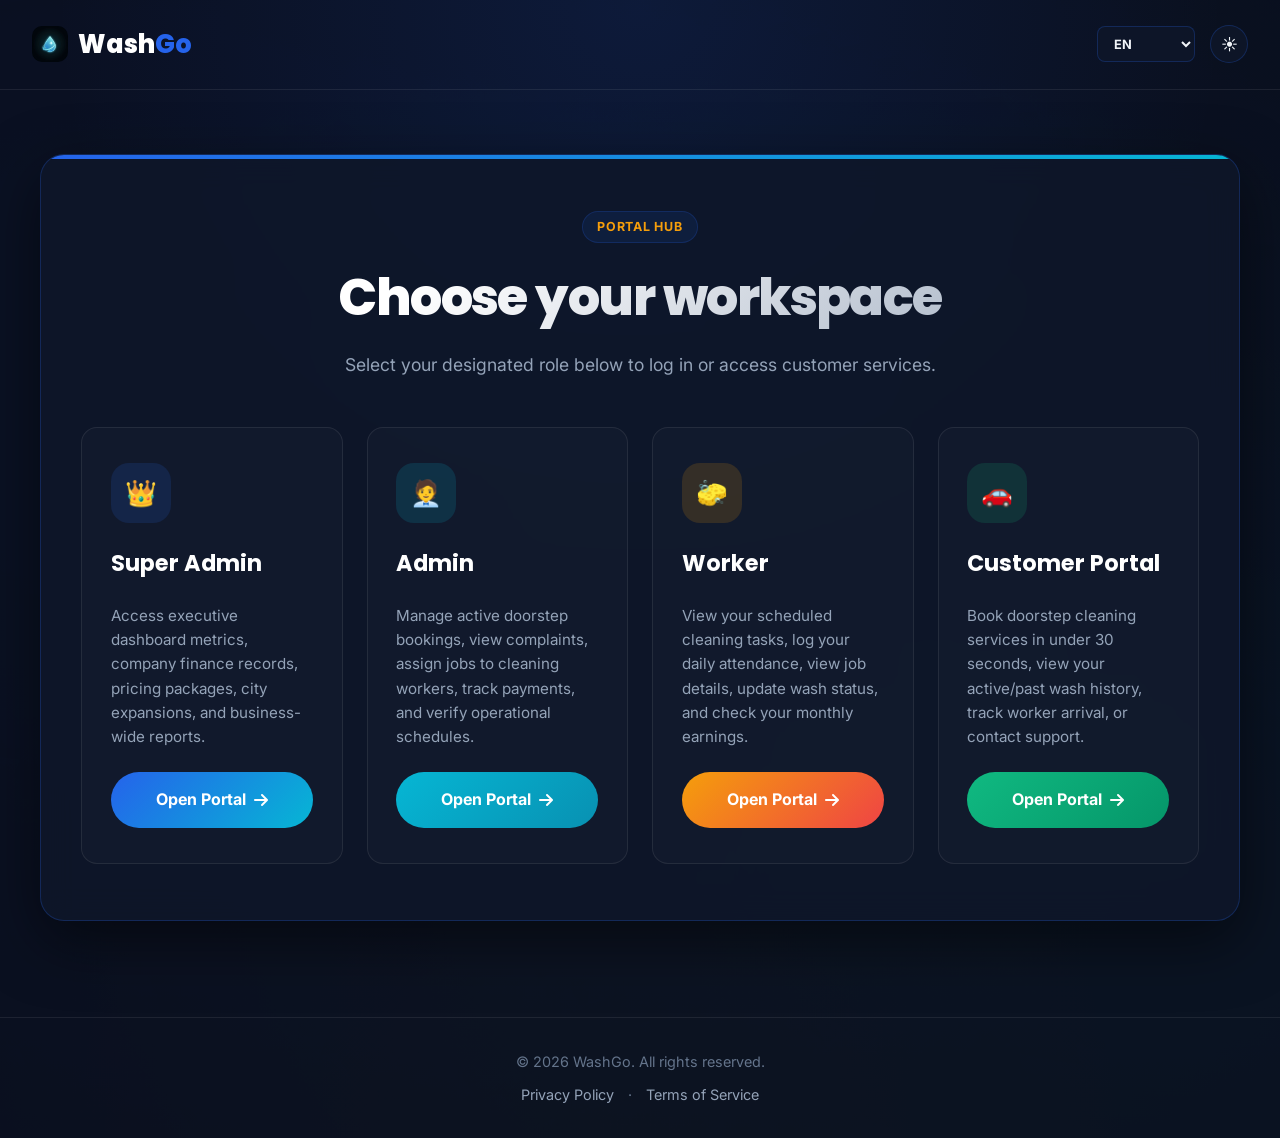
<file: index.html>
<!DOCTYPE html>
<html lang="en">
<head>
  <meta charset="UTF-8" />
  <meta name="viewport" content="width=device-width, initial-scale=1.0" />
  <meta name="description" content="WashGo Portal Hub — Access your designated Super Admin, Admin, Worker, or Customer portal." />
  <title>WashGo — Portal Hub</title>
  <link rel="stylesheet" href="style.css" />
  <link rel="icon" type="image/png" href="assets/logo.png" />
  <link rel="preconnect" href="https://fonts.googleapis.com" />
  <link rel="preconnect" href="https://fonts.gstatic.com" crossorigin />
  <link href="https://fonts.googleapis.com/css2?family=Inter:wght@300;400;500;600;700;800;900&family=Poppins:wght@300;400;500;600;700;800;900&display=swap" rel="stylesheet" />
  <link rel="stylesheet" href="https://cdnjs.cloudflare.com/ajax/libs/font-awesome/6.4.0/css/all.min.css" />
  <style>
    body {
      min-height: 100vh;
      display: flex;
      flex-direction: column;
      background: radial-gradient(circle at top, rgba(37,99,235,0.12), transparent 45%), var(--bg-primary);
      position: relative;
    }
    
    .portal-container {
      flex: 1;
      display: flex;
      align-items: center;
      justify-content: center;
      padding: 4rem 2rem 6rem 2rem;
      position: relative;
      z-index: 2;
    }

    .role-shell {
      max-width: 1200px;
      width: 100%;
      background: var(--bg-card);
      border: 1.5px solid var(--border);
      backdrop-filter: blur(16px);
      -webkit-backdrop-filter: blur(16px);
      box-shadow: var(--shadow-lg);
      border-radius: var(--radius-lg);
      padding: 3.5rem 2.5rem;
      position: relative;
      overflow: hidden;
      transition: var(--transition);
    }
    
    .role-shell::before {
      content: '';
      position: absolute;
      top: 0;
      left: 0;
      right: 0;
      height: 4px;
      background: var(--gradient-primary);
    }

    .role-header {
      text-align: center;
      margin-bottom: 3rem;
    }

    .role-header h1 {
      font-family: var(--font-head);
      font-size: clamp(2.2rem, 4.5vw, 3.2rem);
      font-weight: 800;
      letter-spacing: -0.03em;
      margin-bottom: 0.75rem;
      background: linear-gradient(135deg, var(--text-white) 30%, var(--text-secondary) 100%);
      -webkit-background-clip: text;
      -webkit-text-fill-color: transparent;
    }
    
    .light-mode .role-header h1 {
      background: linear-gradient(135deg, var(--text-primary) 30%, var(--text-secondary) 100%);
      -webkit-background-clip: text;
      -webkit-text-fill-color: transparent;
    }

    .role-header p {
      color: var(--text-secondary);
      max-width: 680px;
      margin: 0 auto;
      font-size: 1.1rem;
      line-height: 1.6;
    }

    .roles-grid {
      display: grid;
      grid-template-columns: repeat(4, minmax(220px, 1fr));
      gap: 1.5rem;
    }

    .role-card {
      background: rgba(255, 255, 255, 0.02);
      border: 1px solid var(--border-glass);
      border-radius: var(--radius);
      padding: 2.2rem 1.8rem;
      display: flex;
      flex-direction: column;
      gap: 1.4rem;
      transition: var(--transition);
      position: relative;
    }
    
    .light-mode .role-card {
      background: rgba(0, 0, 0, 0.02);
      border: 1px solid rgba(0, 0, 0, 0.05);
    }

    .role-card:hover {
      transform: translateY(-6px);
      border-color: var(--primary);
      box-shadow: var(--shadow-card), 0 10px 30px rgba(37, 99, 235, 0.15);
      background: rgba(255, 255, 255, 0.04);
    }
    
    .light-mode .role-card:hover {
      background: rgba(255, 255, 255, 0.8);
      box-shadow: var(--shadow-card), 0 10px 30px rgba(37, 99, 235, 0.08);
    }

    .role-icon {
      width: 60px;
      height: 60px;
      display: grid;
      place-items: center;
      border-radius: 18px;
      font-size: 1.6rem;
      transition: var(--transition);
    }
    
    .role-card.super-admin .role-icon {
      background: rgba(37, 99, 235, 0.15);
      color: var(--primary-light);
    }
    .role-card.admin .role-icon {
      background: rgba(6, 182, 212, 0.15);
      color: var(--secondary);
    }
    .role-card.worker .role-icon {
      background: rgba(245, 158, 11, 0.15);
      color: var(--accent);
    }
    .role-card.customer .role-icon {
      background: rgba(16, 185, 129, 0.15);
      color: var(--success);
    }

    .role-card h2 {
      font-family: var(--font-head);
      margin: 0;
      font-size: 1.4rem;
      font-weight: 700;
      color: var(--text-white);
    }
    
    .light-mode .role-card h2 {
      color: var(--text-primary);
    }

    .role-card p {
      color: var(--text-secondary);
      line-height: 1.6;
      font-size: 0.95rem;
      flex-grow: 1;
    }

    .btn-group {
      margin-top: auto;
    }

    .role-card a {
      display: inline-flex;
      align-items: center;
      justify-content: center;
      gap: 0.5rem;
      width: 100%;
      padding: 0.95rem 1.2rem;
      border-radius: var(--radius-full);
      font-weight: 700;
      color: #fff;
      transition: var(--transition);
      border: none;
      cursor: pointer;
    }
    
    .role-card.super-admin a { background: var(--gradient-primary); }
    .role-card.admin a { background: linear-gradient(135deg, #06b6d4 0%, #0891b2 100%); }
    .role-card.worker a { background: var(--gradient-accent); }
    .role-card.customer a { background: linear-gradient(135deg, #10b981 0%, #059669 100%); }

    .role-card a:hover {
      transform: scale(1.02);
      box-shadow: 0 4px 15px rgba(0, 0, 0, 0.2);
      filter: brightness(1.1);
    }
    
    /* Header styling */
    .portal-header {
      padding: 1.5rem 2rem;
      display: flex;
      justify-content: space-between;
      align-items: center;
      z-index: 10;
      width: 100%;
      border-bottom: 1px solid var(--border-glass);
    }
    
    .portal-header .brand {
      display: flex;
      align-items: center;
      gap: 10px;
      font-family: var(--font-head);
      font-size: 1.6rem;
      font-weight: 800;
      color: var(--text-white);
    }
    
    .light-mode .portal-header .brand {
      color: var(--text-primary);
    }
    
    .portal-header .brand img {
      width: 36px;
      height: 36px;
      border-radius: 10px;
      object-fit: cover;
    }
    
    .portal-header .brand-dot {
      color: var(--primary);
    }
    
    .portal-header-actions {
      display: flex;
      align-items: center;
      gap: 15px;
    }

    /* Footer styling */
    .portal-footer {
      padding: 2rem;
      text-align: center;
      border-top: 1px solid var(--border-glass);
      z-index: 10;
      font-size: 0.9rem;
      color: var(--text-muted);
    }
    
    .portal-footer a {
      color: var(--text-secondary);
      margin: 0 10px;
      transition: var(--transition-fast);
    }
    
    .portal-footer a:hover {
      color: var(--primary);
    }

    /* Responsive */
    @media (max-width: 1024px) {
      .roles-grid {
        grid-template-columns: repeat(2, 1fr);
      }
    }
    
    @media (max-width: 640px) {
      .roles-grid {
        grid-template-columns: 1fr;
      }
      .role-shell {
        padding: 2rem 1.5rem;
      }
    }
  </style>
</head>
<body>

  <!-- Floating Particles Background -->
  <div class="hero-bg" aria-hidden="true" style="position: absolute; top:0; left:0; width:100%; height:100%; opacity: 0.15; pointer-events: none; overflow:hidden;"></div>

  <!-- Portal Header -->
  <header class="portal-header">
    <div class="brand">
      <img src="assets/logo.png" alt="WashGo Logo" />
      <span>Wash<span class="brand-dot">Go</span></span>
    </div>
    <div class="portal-header-actions">
      <select id="language-select" class="lang-select" aria-label="Choose language" style="padding: 6px 12px; border-radius: 8px; background: var(--bg-card); border: 1px solid var(--border); color: var(--text-primary); outline: none;">
        <option value="en">EN</option>
        <option value="hi">हिंदी</option>
        <option value="kn">ಕನ್ನಡ</option>
      </select>
      <button class="btn-theme" id="theme-toggle" aria-label="Toggle dark/light mode" title="Toggle Theme" style="background: var(--bg-card); border: 1px solid var(--border); width: 38px; height: 38px; display: flex; align-items: center; justify-content: center; border-radius: 50%; color: var(--text-primary);">🌙</button>
    </div>
  </header>

  <!-- Portal Main Body -->
  <main class="portal-container">
    <div class="role-shell">
      <div class="role-header">
        <span class="section-tag" id="portal-hub-tag" style="color: var(--accent);">Portal Hub</span>
        <h1 id="portal-hub-title">Choose your workspace</h1>
        <p id="portal-hub-desc">Select your designated role below to log in or access customer services.</p>
      </div>

      <div class="roles-grid">
        <!-- Super Admin -->
        <article class="role-card super-admin">
          <div class="role-icon">👑</div>
          <h2 id="super-admin-title">Super Admin</h2>
          <p id="super-admin-desc">Access executive dashboard metrics, company finance records, pricing packages, city expansions, and business-wide reports.</p>
          <div class="btn-group">
            <a href="washcleaner/index.html?role=owner" id="super-admin-btn"><span class="btn-text">Open Portal</span> <i class="fa-solid fa-arrow-right"></i></a>
          </div>
        </article>

        <!-- Admin -->
        <article class="role-card admin">
          <div class="role-icon">🧑‍💼</div>
          <h2 id="admin-title">Admin</h2>
          <p id="admin-desc">Manage active doorstep bookings, view complaints, assign jobs to cleaning workers, track payments, and verify operational schedules.</p>
          <div class="btn-group">
            <a href="washcleaner/index.html?role=manager" id="admin-btn"><span class="btn-text">Open Portal</span> <i class="fa-solid fa-arrow-right"></i></a>
          </div>
        </article>

        <!-- Worker -->
        <article class="role-card worker">
          <div class="role-icon">🧽</div>
          <h2 id="worker-title">Worker</h2>
          <p id="worker-desc">View your scheduled cleaning tasks, log your daily attendance, view job details, update wash status, and check your monthly earnings.</p>
          <div class="btn-group">
            <a href="washcleaner/index.html?role=worker" id="worker-btn"><span class="btn-text">Open Portal</span> <i class="fa-solid fa-arrow-right"></i></a>
          </div>
        </article>

        <!-- Customer -->
        <article class="role-card customer">
          <div class="role-icon">🚗</div>
          <h2 id="customer-title">Customer Portal</h2>
          <p id="customer-desc">Book doorstep cleaning services in under 30 seconds, view your active/past wash history, track worker arrival, or contact support.</p>
          <div class="btn-group">
            <a href="customer.html" id="customer-btn"><span class="btn-text">Open Portal</span> <i class="fa-solid fa-arrow-right"></i></a>
          </div>
        </article>
      </div>
    </div>
  </main>

  <!-- Portal Footer -->
  <footer class="portal-footer">
    <p>© 2026 WashGo. All rights reserved.</p>
    <div style="margin-top: 10px;">
      <a href="#" onclick="event.preventDefault(); openRulesModal('privacy')">Privacy Policy</a> · 
      <a href="#" onclick="event.preventDefault(); openRulesModal('terms')">Terms of Service</a>
    </div>
  </footer>

  <!-- Rules & Regulations Modal -->
  <div id="rules-modal" class="modal-overlay" role="dialog" aria-modal="true" style="display:none; position: fixed; top: 0; left: 0; width: 100%; height: 100%; background: rgba(10, 15, 30, 0.85); backdrop-filter: blur(8px); -webkit-backdrop-filter: blur(8px); z-index: 1000; align-items: center; justify-content: center; padding: 2rem;">
    <div class="modal-box" style="background: var(--bg-card); border: 1.5px solid var(--border); border-radius: var(--radius-lg); max-width: 600px; width: 100%; padding: 2.5rem; position: relative; box-shadow: var(--shadow-lg); transition: var(--transition);">
      <button onclick="closeRulesModal()" style="position: absolute; top: 20px; right: 20px; background: none; border: none; font-size: 1.5rem; color: var(--text-muted); cursor: pointer; transition: var(--transition-fast); outline: none;">✕</button>
      
      <div style="display: flex; align-items: center; gap: 10px; margin-bottom: 1.5rem;">
        <span id="rules-icon" style="font-size: 2rem;">🛡️</span>
        <h2 id="rules-title" style="font-family: var(--font-head); font-size: 1.6rem; font-weight: 800; color: var(--text-white);">System Policies</h2>
      </div>
      
      <div id="rules-content" style="color: var(--text-secondary); line-height: 1.7; font-size: 0.95rem; max-height: 350px; overflow-y: auto; padding-right: 10px; margin-bottom: 1.5rem; text-align: left;">
        <!-- Dynamic content injected -->
      </div>
      
      <button onclick="closeRulesModal()" style="width: 100%; padding: 0.8rem; border-radius: var(--radius); font-weight: 700; color: white; background: var(--gradient-primary); border: none; cursor: pointer; transition: var(--transition);">I Understand & Agree</button>
    </div>
  </div>

  <script>
    // Translation Dictionary
    const TRANSLATIONS = {
      en: {
        hubTag: 'Portal Hub',
        hubTitle: 'Choose your workspace',
        hubDesc: 'Select your designated role below to log in or access customer services.',
        superTitle: 'Super Admin',
        superDesc: 'Access executive dashboard metrics, company finance records, pricing packages, city expansions, and business-wide reports.',
        superBtn: 'Open Portal',
        adminTitle: 'Admin',
        adminDesc: 'Manage active doorstep bookings, view complaints, assign jobs to cleaning workers, track payments, and verify operational schedules.',
        adminBtn: 'Open Portal',
        workerTitle: 'Worker',
        workerDesc: 'View your scheduled cleaning tasks, log your daily attendance, view job details, update wash status, and check your monthly earnings.',
        workerBtn: 'Open Portal',
        customerTitle: 'Customer Portal',
        customerDesc: 'Book doorstep cleaning services in under 30 seconds, view your active/past wash history, track worker arrival, or contact support.',
        customerBtn: 'Open Portal'
      },
      hi: {
        hubTag: 'पोर्टल हब',
        hubTitle: 'अपना कार्यक्षेत्र चुनें',
        hubDesc: 'लॉगिन करने या ग्राहक सेवाओं का उपयोग करने के लिए नीचे अपनी भूमिका चुनें।',
        superTitle: 'सुपर एडमिन',
        superDesc: 'व्यावसायिक विश्लेषण, वैश्विक सेटिंग्स, ग्राहक अंतर्दृष्टि और कंपनी-व्यापी रिपोर्ट के लिए कार्यकारी व्यवस्थापक डैशबोर्ड तक पहुँचें।',
        superBtn: 'पोर्टल खोलें',
        adminTitle: 'एडमिन',
        adminDesc: 'सक्रिय डोरस्टेप बुकिंग प्रबंधित करें, शिकायतें देखें, सफाई कर्मचारियों को काम सौंपें, भुगतान ट्रैक करें और परिचालन कार्यक्रम सत्यापित करें।',
        adminBtn: 'पोर्टल खोलें',
        workerTitle: 'वर्कर',
        workerDesc: 'अपनी निर्धारित सफाई कार्य देखें, अपनी दैनिक उपस्थिति दर्ज करें, नौकरी के विवरण देखें, वॉश स्थिति अपडेट करें और अपनी मासिक कमाई की जांच करें।',
        workerBtn: 'पोर्टल खोलें',
        customerTitle: 'ग्राहक पोर्टल',
        customerDesc: '30 सेकंड से कम समय में डोरस्टेप सफाई सेवाएं बुक करें, अपनी सक्रिय/पिछली वॉश इतिहास देखें, कर्मचारी के आगमन को ट्रैक करें, या सहायता से संपर्क करें।',
        customerBtn: 'पोर्टल खोलें'
      },
      kn: {
        hubTag: 'ಪೋರ್ಟಲ್ ಹಬ್',
        hubTitle: 'ನಿಮ್ಮ ಕಾರ್ಯಕ್ಷೇತ್ರವನ್ನು ಆಯ್ಕೆಮಾಡಿ',
        hubDesc: 'ಲಾಗಿನ್ ಮಾಡಲು ಅಥವಾ ಗ್ರಾಹಕ ಸೇವೆಗಳನ್ನು ಪ್ರವೇಶಿಸಲು ಕೆಳಗೆ ನಿಮ್ಮ ಪಾತ್ರವನ್ನು ಆಯ್ಕೆಮಾಡಿ.',
        superTitle: 'ಸೂಪರ್ ಅಡ್ಮಿನ್',
        superDesc: 'ವ್ಯವಹಾರ ವಿಶ್ಲೇಷಣೆ, ಜಾಗತಿಕ ಸೆಟ್ಟಿಂಗ್‌ಗಳು ಮತ್ತು ಕಂಪನಿಯ ವರದಿಗಳಿಗಾಗಿ ಕಾರ್ಯನಿರ್ವಾಹಕ ಡ್ಯಾಶ್‌ಬೋರ್ಡ್ ಪ್ರವೇಶಿಸಿ.',
        superBtn: 'ಪೋರ್ಟಲ್ ತೆರೆಯಿರಿ',
        adminTitle: 'ಅಡ್ಮಿನ್',
        adminDesc: 'ಸಕ್ರಿಯ ಬುಕ್ಕಿಂಗ್‌ಗಳನ್ನು ನಿರ್ವಹಿಸಿ, ದೂರುಗಳನ್ನು ವೀಕ್ಷಿಸಿ, ಸ್ವಚ್ಛತಾ ಕಾರ್ಮಿಕರಿಗೆ ಕೆಲಸಗಳನ್ನು ನಿಯೋಜಿಸಿ ಮತ್ತು ಪಾವತಿಗಳನ್ನು ಟ್ರ್ಯಾಕ್ ಮಾಡಿ.',
        adminBtn: 'ಪೋರ್ಟಲ್ ತೆರೆಯಿರಿ',
        workerTitle: 'ಕೆಲಸಗಾರ',
        workerDesc: 'ನಿಮ್ಮ ನಿಗದಿತ ಸ್ವಚ್ಛತಾ ಕಾರ್ಯಗಳನ್ನು ವೀಕ್ಷಿಸಿ, ದೈನಂದಿನ ಹಾಜರಾತಿಯನ್ನು ದಾಖಲಿಸಿ ಮತ್ತು ನಿಮ್ಮ ಮಾಸಿಕ ಗಳಿಕೆಯನ್ನು ಪರಿಶೀಲಿಸಿ.',
        workerBtn: 'ಪೋರ್ಟಲ್ ತೆರೆಯಿರಿ',
        customerTitle: 'ಗ್ರಾಹಕ ಪೋರ್ಟಲ್',
        customerDesc: 'ಮನೆಬಾಗಿಲ ಸ್ವಚ್ಛತಾ ಸೇವೆಗಳನ್ನು ಬುಕ್ ಮಾಡಿ, ನಿಮ್ಮ ಬುಕ್ಕಿಂಗ್ ಇತಿಹಾಸವನ್ನು ವೀಕ್ಷಿಸಿ ಮತ್ತು ಸಹಾಯವನ್ನು ಪಡೆಯಿರಿ.',
        customerBtn: 'ಪೋರ್ಟಲ್ ತೆರೆಯಿರಿ'
      }
    };

    function applyLanguage(lang) {
      const dict = TRANSLATIONS[lang] || TRANSLATIONS.en;
      
      document.getElementById('portal-hub-tag').textContent = dict.hubTag;
      document.getElementById('portal-hub-title').textContent = dict.hubTitle;
      document.getElementById('portal-hub-desc').textContent = dict.hubDesc;
      
      document.getElementById('super-admin-title').textContent = dict.superTitle;
      document.getElementById('super-admin-desc').textContent = dict.superDesc;
      document.querySelector('#super-admin-btn .btn-text').textContent = dict.superBtn;
      
      document.getElementById('admin-title').textContent = dict.adminTitle;
      document.getElementById('admin-desc').textContent = dict.adminDesc;
      document.querySelector('#admin-btn .btn-text').textContent = dict.adminBtn;
      
      document.getElementById('worker-title').textContent = dict.workerTitle;
      document.getElementById('worker-desc').textContent = dict.workerDesc;
      document.querySelector('#worker-btn .btn-text').textContent = dict.workerBtn;
      
      document.getElementById('customer-title').textContent = dict.customerTitle;
      document.getElementById('customer-desc').textContent = dict.customerDesc;
      document.querySelector('#customer-btn .btn-text').textContent = dict.customerBtn;
    }

    // Theme Switcher Logic
    const toggle = document.getElementById('theme-toggle');
    
    function enableDark() {
      document.body.classList.remove('light-mode');
      document.body.classList.add('dark-mode');
      toggle.textContent = '☀️';
      localStorage.setItem('washgo_theme', 'dark');
    }
    
    function disableDark() {
      document.body.classList.add('light-mode');
      document.body.classList.remove('dark-mode');
      toggle.textContent = '🌙';
      localStorage.setItem('washgo_theme', 'light');
    }
    
    function toggleTheme() {
      const isLight = document.body.classList.contains('light-mode');
      isLight ? enableDark() : disableDark();
    }
    
    // Initialize Theme
    const savedTheme = localStorage.getItem('washgo_theme');
    if (savedTheme === 'light') {
      disableDark();
    } else {
      enableDark();
    }
    
    toggle.addEventListener('click', toggleTheme);

    // Language Selector logic
    const langSelect = document.getElementById('language-select');
    const savedLang = localStorage.getItem('washgo_lang') || 'en';
    langSelect.value = savedLang;
    applyLanguage(savedLang);

    langSelect.addEventListener('change', (e) => {
      const lang = e.target.value;
      localStorage.setItem('washgo_lang', lang);
      applyLanguage(lang);
    });

    // Rules Modal Data & Logic
    const RULES_CONTENT = {
      privacy: {
        title: 'Platform Privacy Policy',
        icon: '🛡️',
        html: `
          <p style="margin-bottom: 1rem;"><strong>1. Data Encryption Standards</strong><br>
          WashGo enforces advanced cryptographic protocols. All sensitive database tables, booking details, and credentials are encrypted at rest with AES-256 and in transit via TLS 1.3 protocol channels.</p>
          <p style="margin-bottom: 1rem;"><strong>2. Strictly Restricted Access</strong><br>
          Access to customer database records, address routes, and operational dashboards is audited. Sharing, downloading, or exporting records outside authorized portals will trigger automatic locks and notifications.</p>
          <p style="margin-bottom: 1rem;"><strong>3. Live Session Auditing</strong><br>
          Every session initiation, mock dataset lookup, and dashboard action logs the active ID, timezone timestamp, and network address. Audits are stored permanently and cannot be cleared.</p>
          <p style="margin-bottom: 0;"><strong>4. Contact Information Protection</strong><br>
          Customer and worker mobile numbers are masked. In-app navigation uses internal proxies to prevent raw contact detail exposures.</p>
        `
      },
      terms: {
        title: 'Strict Terms of Service',
        icon: '⚖️',
        html: `
          <p style="margin-bottom: 1rem;"><strong>1. Zero Data Sharing Tolerance</strong><br>
          Any attempt to export, print, screen-capture, or distribute operational details, worker schedules, or customer bookings constitutes a severe security breach and results in immediate contract revocation.</p>
          <p style="margin-bottom: 1rem;"><strong>2. Service Quality Mandates</strong><br>
          Doorstep cleaning specialists are strictly required to arrive at client locations within the chosen 15-minute grace window. Standard compliance is checked by regional operational managers.</p>
          <p style="margin-bottom: 1rem;"><strong>3. Platform Resource Safety</strong><br>
          All operations machinery (vacuum tools, high-pressure injectors, ceramic spray waxes) must be inspected, logged, and returned safely to local hubs. Negligence charges apply for damaged materials.</p>
          <p style="margin-bottom: 0;"><strong>4. Audit Policy Acceptance</strong><br>
          By logging into any WashGo staff or manager portal, you consent to background logging of actions, booking creations, status updates, and operational analytics tracking.</p>
        `
      }
    };

    window.openRulesModal = function(type) {
      const modal = document.getElementById('rules-modal');
      const title = document.getElementById('rules-title');
      const icon = document.getElementById('rules-icon');
      const content = document.getElementById('rules-content');
      
      const data = RULES_CONTENT[type];
      if (modal && data) {
        title.textContent = data.title;
        icon.textContent = data.icon;
        content.innerHTML = data.html;
        
        modal.style.display = 'flex';
        document.body.style.overflow = 'hidden';
      }
    };

    window.closeRulesModal = function() {
      const modal = document.getElementById('rules-modal');
      if (modal) {
        modal.style.display = 'none';
        document.body.style.overflow = '';
      }
    };

    // Close modal on backdrop click
    document.addEventListener('click', (e) => {
      const modal = document.getElementById('rules-modal');
      if (e.target === modal) {
        closeRulesModal();
      }
    });

    // Particle background generation (20 floating particles)
    const bg = document.querySelector('.hero-bg');
    const sizes = [4, 6, 8, 12];
    for (let i = 0; i < 20; i++) {
      const p = document.createElement('div');
      p.style.position = 'absolute';
      p.style.borderRadius = '50%';
      p.style.background = 'var(--primary)';
      const s = sizes[Math.floor(Math.random() * sizes.length)];
      p.style.width = `${s}px`;
      p.style.height = `${s}px`;
      p.style.left = `${Math.random() * 100}%`;
      p.style.bottom = `-${s}px`;
      p.style.opacity = 0.03 + Math.random() * 0.06;
      p.style.animation = `floatUp ${15 + Math.random() * 20}s linear infinite`;
      p.style.animationDelay = `${Math.random() * 10}s`;
      bg.appendChild(p);
    }

    // Add keyframe animation programmatically to styles
    const styleSheet = document.createElement("style");
    styleSheet.innerText = `
      @keyframes floatUp {
        0% { transform: translateY(0); }
        100% { transform: translateY(-110vh); }
      }
    `;
    document.head.appendChild(styleSheet);
  </script>
</body>
</html>
</file>
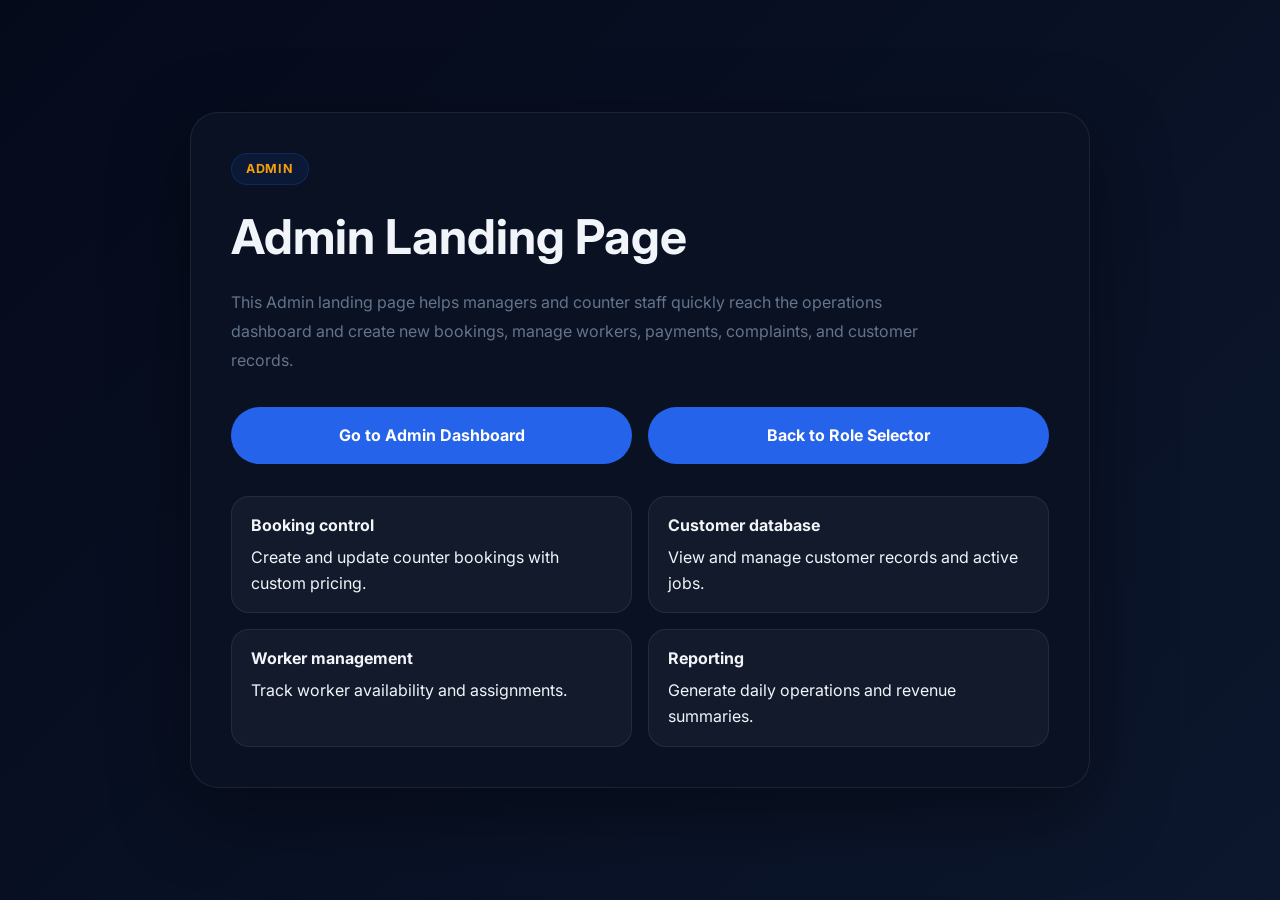
<file: landing-admin.html>
<!DOCTYPE html>
<html lang="en">
<head>
  <meta charset="UTF-8" />
  <meta name="viewport" content="width=device-width, initial-scale=1.0" />
  <title>Admin Landing | WashGo</title>
  <link rel="stylesheet" href="style.css" />
  <style>
    body { min-height: 100vh; display: flex; align-items: center; justify-content: center; padding: 3rem 1rem; background: linear-gradient(135deg, #050a1b 0%, #0c172d 100%); }
    .panel { width: 100%; max-width: 900px; background: rgba(10,18,36,0.96); border: 1px solid rgba(255,255,255,0.08); border-radius: 28px; padding: 2.5rem; box-shadow: 0 24px 80px rgba(0,0,0,0.4); }
    .panel h1 { font-size: clamp(2rem, 4vw, 3rem); margin-bottom: 0.75rem; }
    .panel p { color: var(--text-muted); line-height: 1.8; max-width: 720px; }
    .panel .actions { display: flex; flex-wrap: wrap; gap: 1rem; margin-top: 2rem; }
    .panel .actions a { flex: 1 1 220px; display: inline-flex; align-items: center; justify-content: center; gap: 0.5rem; padding: 1rem 1.2rem; border-radius: 999px; font-weight: 700; background: var(--primary); color: white; transition: background 0.25s ease; }
    .panel .actions a:hover { background: var(--primary-light); }
    .panel ul { margin-top: 2rem; display: grid; grid-template-columns: repeat(2, minmax(0,1fr)); gap: 1rem; }
    .panel li { background: rgba(255,255,255,0.04); border: 1px solid rgba(255,255,255,0.08); border-radius: 18px; padding: 1rem 1.2rem; }
    .panel li strong { display: block; margin-bottom: 0.4rem; }
    @media (max-width: 720px) { .panel ul { grid-template-columns: 1fr; } }
  </style>
</head>
<body>
  <main class="panel">
    <span class="section-tag" style="color: var(--accent);">Admin</span>
    <h1>Admin Landing Page</h1>
    <p>This Admin landing page helps managers and counter staff quickly reach the operations dashboard and create new bookings, manage workers, payments, complaints, and customer records.</p>
    <div class="actions">
      <a href="washcleaner/manager.html">Go to Admin Dashboard</a>
      <a href="roles.html">Back to Role Selector</a>
    </div>
    <ul>
      <li><strong>Booking control</strong> Create and update counter bookings with custom pricing.</li>
      <li><strong>Customer database</strong> View and manage customer records and active jobs.</li>
      <li><strong>Worker management</strong> Track worker availability and assignments.</li>
      <li><strong>Reporting</strong> Generate daily operations and revenue summaries.</li>
    </ul>
  </main>
</body>
</html>
</file>
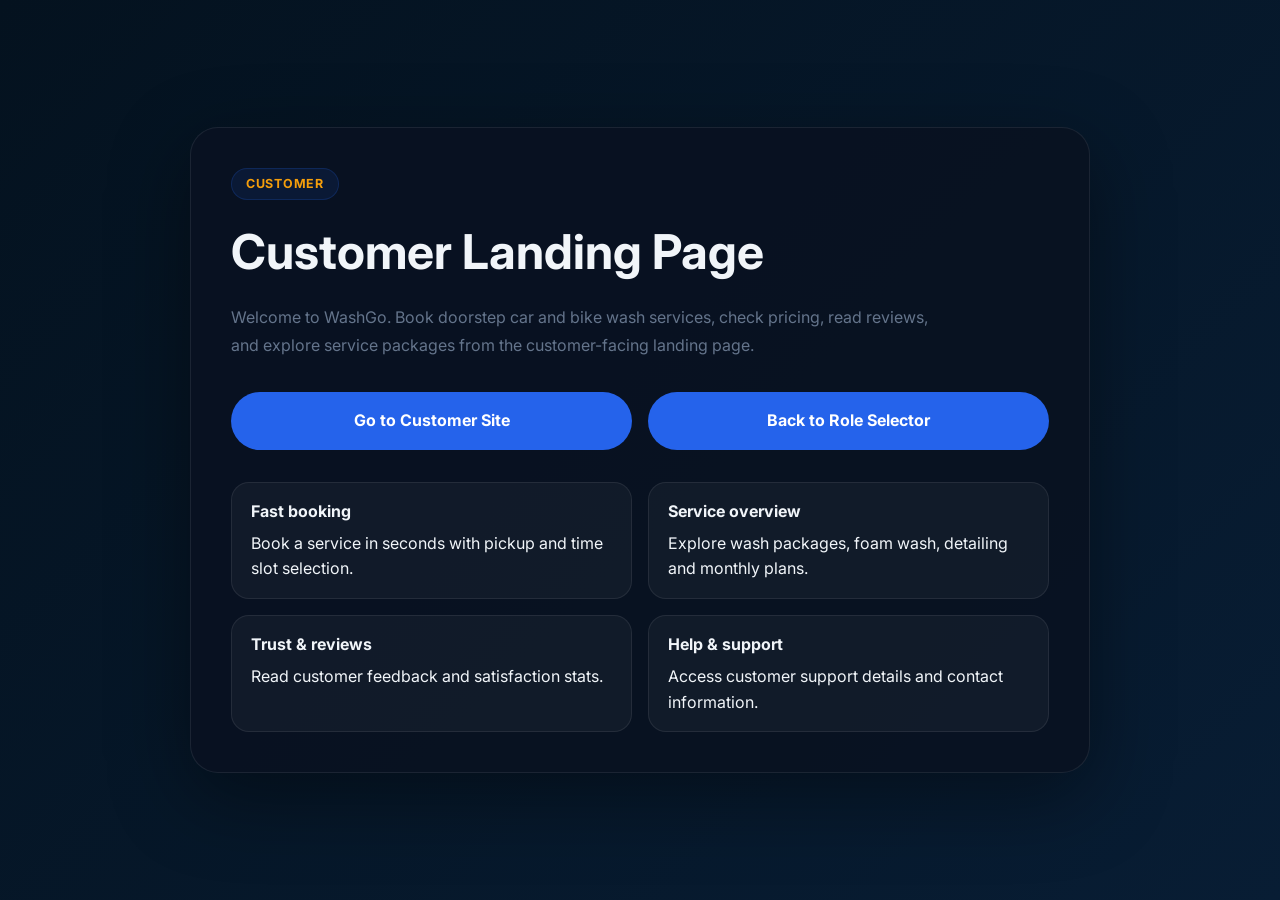
<file: landing-customer.html>
<!DOCTYPE html>
<html lang="en">
<head>
  <meta charset="UTF-8" />
  <meta name="viewport" content="width=device-width, initial-scale=1.0" />
  <title>Customer Landing | WashGo</title>
  <link rel="stylesheet" href="style.css" />
  <style>
    body { min-height: 100vh; display: flex; align-items: center; justify-content: center; padding: 3rem 1rem; background: linear-gradient(135deg, #04121f 0%, #081d34 100%); }
    .panel { width: 100%; max-width: 900px; background: rgba(9,18,34,0.96); border: 1px solid rgba(255,255,255,0.08); border-radius: 28px; padding: 2.5rem; box-shadow: 0 24px 80px rgba(0,0,0,0.4); }
    .panel h1 { font-size: clamp(2rem, 4vw, 3rem); margin-bottom: 0.75rem; }
    .panel p { color: var(--text-muted); line-height: 1.8; max-width: 720px; }
    .panel .actions { display: flex; flex-wrap: wrap; gap: 1rem; margin-top: 2rem; }
    .panel .actions a { flex: 1 1 220px; display: inline-flex; align-items: center; justify-content: center; gap: 0.5rem; padding: 1rem 1.2rem; border-radius: 999px; font-weight: 700; background: var(--primary); color: white; transition: background 0.25s ease; }
    .panel .actions a:hover { background: var(--primary-light); }
    .panel ul { margin-top: 2rem; display: grid; grid-template-columns: repeat(2, minmax(0,1fr)); gap: 1rem; }
    .panel li { background: rgba(255,255,255,0.04); border: 1px solid rgba(255,255,255,0.08); border-radius: 18px; padding: 1rem 1.2rem; }
    .panel li strong { display: block; margin-bottom: 0.4rem; }
    @media (max-width: 720px) { .panel ul { grid-template-columns: 1fr; } }
  </style>
</head>
<body>
  <main class="panel">
    <span class="section-tag" style="color: var(--accent);">Customer</span>
    <h1>Customer Landing Page</h1>
    <p>Welcome to WashGo. Book doorstep car and bike wash services, check pricing, read reviews, and explore service packages from the customer-facing landing page.</p>
    <div class="actions">
      <a href="index.html">Go to Customer Site</a>
      <a href="roles.html">Back to Role Selector</a>
    </div>
    <ul>
      <li><strong>Fast booking</strong> Book a service in seconds with pickup and time slot selection.</li>
      <li><strong>Service overview</strong> Explore wash packages, foam wash, detailing and monthly plans.</li>
      <li><strong>Trust & reviews</strong> Read customer feedback and satisfaction stats.</li>
      <li><strong>Help & support</strong> Access customer support details and contact information.</li>
    </ul>
  </main>
</body>
</html>
</file>
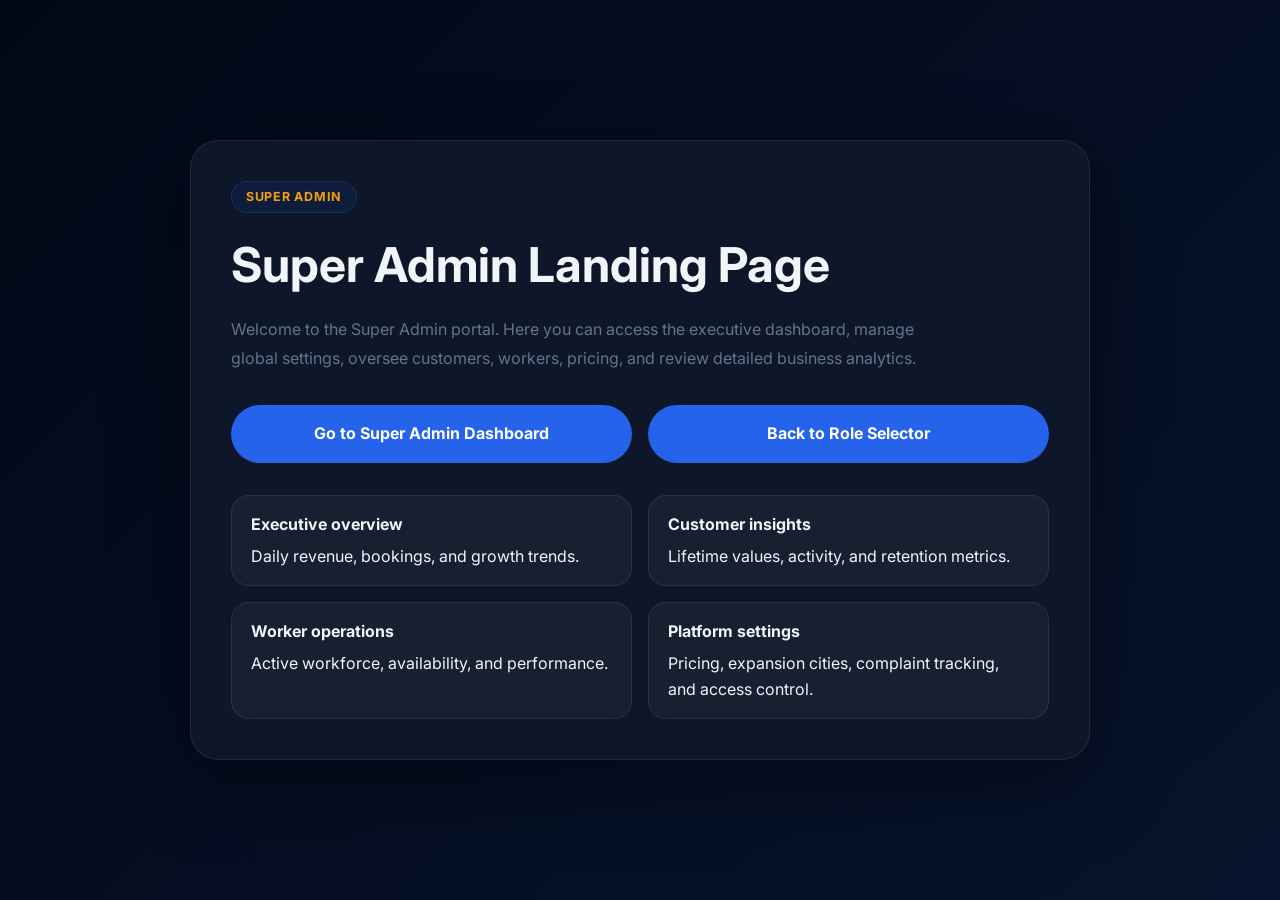
<file: landing-super-admin.html>
<!DOCTYPE html>
<html lang="en">
<head>
  <meta charset="UTF-8" />
  <meta name="viewport" content="width=device-width, initial-scale=1.0" />
  <title>Super Admin Landing | WashGo</title>
  <link rel="stylesheet" href="style.css" />
  <style>
    body { min-height: 100vh; display: flex; align-items: center; justify-content: center; padding: 3rem 1rem; background: linear-gradient(135deg, #020817 0%, #08142d 100%); }
    .panel { width: 100%; max-width: 900px; background: rgba(15,23,42,0.98); border: 1px solid rgba(255,255,255,0.08); border-radius: 28px; padding: 2.5rem; box-shadow: 0 24px 80px rgba(0,0,0,0.4); }
    .panel h1 { font-size: clamp(2rem, 4vw, 3rem); margin-bottom: 0.75rem; }
    .panel p { color: var(--text-muted); line-height: 1.8; max-width: 720px; }
    .panel .actions { display: flex; flex-wrap: wrap; gap: 1rem; margin-top: 2rem; }
    .panel .actions a { flex: 1 1 220px; display: inline-flex; align-items: center; justify-content: center; gap: 0.5rem; padding: 1rem 1.2rem; border-radius: 999px; font-weight: 700; background: var(--primary); color: white; transition: background 0.25s ease; }
    .panel .actions a:hover { background: var(--primary-light); }
    .panel ul { margin-top: 2rem; display: grid; grid-template-columns: repeat(2, minmax(0,1fr)); gap: 1rem; }
    .panel li { background: rgba(255,255,255,0.04); border: 1px solid rgba(255,255,255,0.08); border-radius: 18px; padding: 1rem 1.2rem; }
    .panel li strong { display: block; margin-bottom: 0.4rem; }
    @media (max-width: 720px) { .panel ul { grid-template-columns: 1fr; } }
  </style>
</head>
<body>
  <main class="panel">
    <span class="section-tag" style="color: var(--accent);">Super Admin</span>
    <h1>Super Admin Landing Page</h1>
    <p>Welcome to the Super Admin portal. Here you can access the executive dashboard, manage global settings, oversee customers, workers, pricing, and review detailed business analytics.</p>
    <div class="actions">
      <a href="washcleaner/owner.html">Go to Super Admin Dashboard</a>
      <a href="roles.html">Back to Role Selector</a>
    </div>
    <ul>
      <li><strong>Executive overview</strong> Daily revenue, bookings, and growth trends.</li>
      <li><strong>Customer insights</strong> Lifetime values, activity, and retention metrics.</li>
      <li><strong>Worker operations</strong> Active workforce, availability, and performance.</li>
      <li><strong>Platform settings</strong> Pricing, expansion cities, complaint tracking, and access control.</li>
    </ul>
  </main>
</body>
</html>
</file>
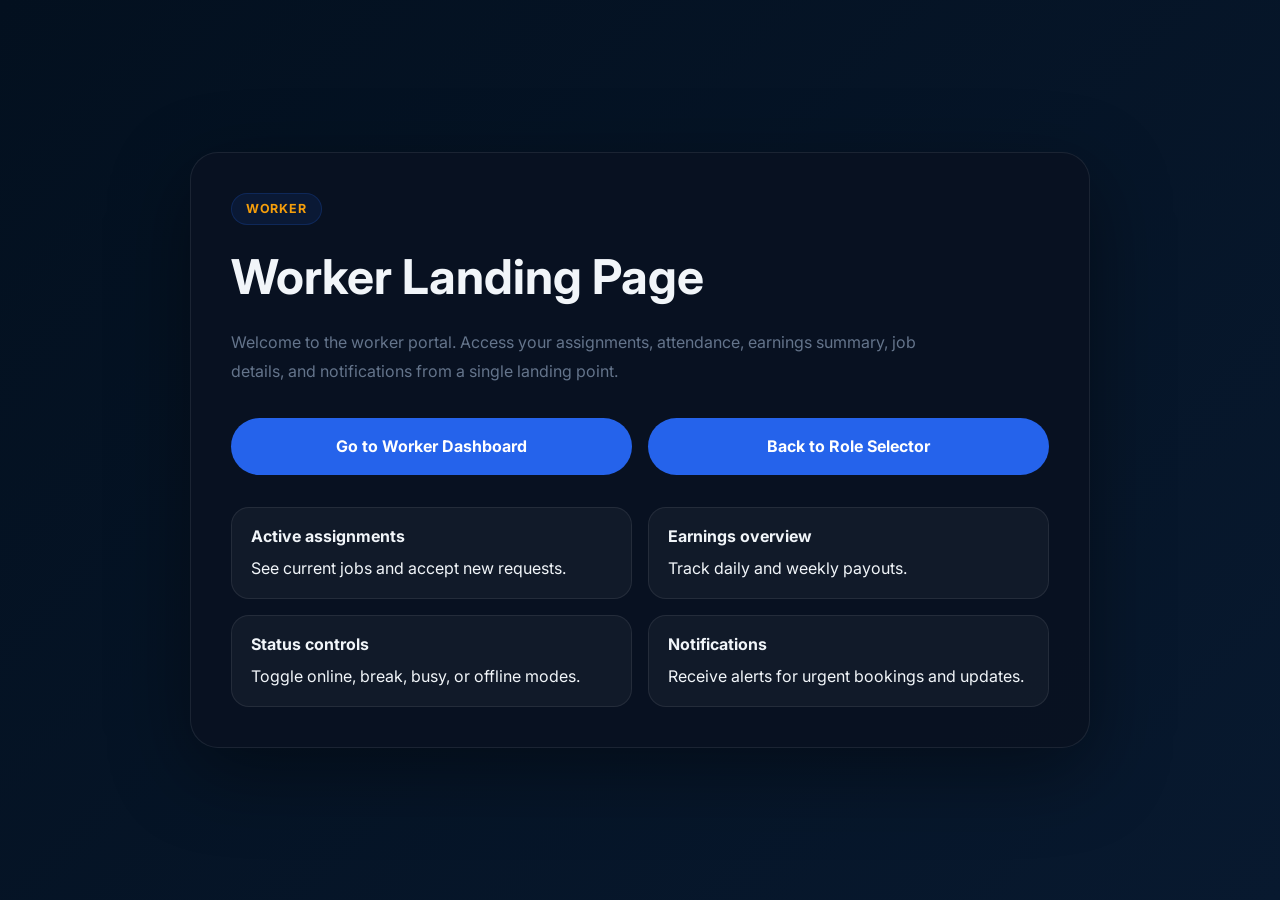
<file: landing-worker.html>
<!DOCTYPE html>
<html lang="en">
<head>
  <meta charset="UTF-8" />
  <meta name="viewport" content="width=device-width, initial-scale=1.0" />
  <title>Worker Landing | WashGo</title>
  <link rel="stylesheet" href="style.css" />
  <style>
    body { min-height: 100vh; display: flex; align-items: center; justify-content: center; padding: 3rem 1rem; background: linear-gradient(135deg, #03101f 0%, #08192f 100%); }
    .panel { width: 100%; max-width: 900px; background: rgba(9,18,34,0.96); border: 1px solid rgba(255,255,255,0.08); border-radius: 28px; padding: 2.5rem; box-shadow: 0 24px 80px rgba(0,0,0,0.4); }
    .panel h1 { font-size: clamp(2rem, 4vw, 3rem); margin-bottom: 0.75rem; }
    .panel p { color: var(--text-muted); line-height: 1.8; max-width: 720px; }
    .panel .actions { display: flex; flex-wrap: wrap; gap: 1rem; margin-top: 2rem; }
    .panel .actions a { flex: 1 1 220px; display: inline-flex; align-items: center; justify-content: center; gap: 0.5rem; padding: 1rem 1.2rem; border-radius: 999px; font-weight: 700; background: var(--primary); color: white; transition: background 0.25s ease; }
    .panel .actions a:hover { background: var(--primary-light); }
    .panel ul { margin-top: 2rem; display: grid; grid-template-columns: repeat(2, minmax(0,1fr)); gap: 1rem; }
    .panel li { background: rgba(255,255,255,0.04); border: 1px solid rgba(255,255,255,0.08); border-radius: 18px; padding: 1rem 1.2rem; }
    .panel li strong { display: block; margin-bottom: 0.4rem; }
    @media (max-width: 720px) { .panel ul { grid-template-columns: 1fr; } }
  </style>
</head>
<body>
  <main class="panel">
    <span class="section-tag" style="color: var(--accent);">Worker</span>
    <h1>Worker Landing Page</h1>
    <p>Welcome to the worker portal. Access your assignments, attendance, earnings summary, job details, and notifications from a single landing point.</p>
    <div class="actions">
      <a href="washcleaner/worker.html">Go to Worker Dashboard</a>
      <a href="roles.html">Back to Role Selector</a>
    </div>
    <ul>
      <li><strong>Active assignments</strong> See current jobs and accept new requests.</li>
      <li><strong>Earnings overview</strong> Track daily and weekly payouts.</li>
      <li><strong>Status controls</strong> Toggle online, break, busy, or offline modes.</li>
      <li><strong>Notifications</strong> Receive alerts for urgent bookings and updates.</li>
    </ul>
  </main>
</body>
</html>
</file>
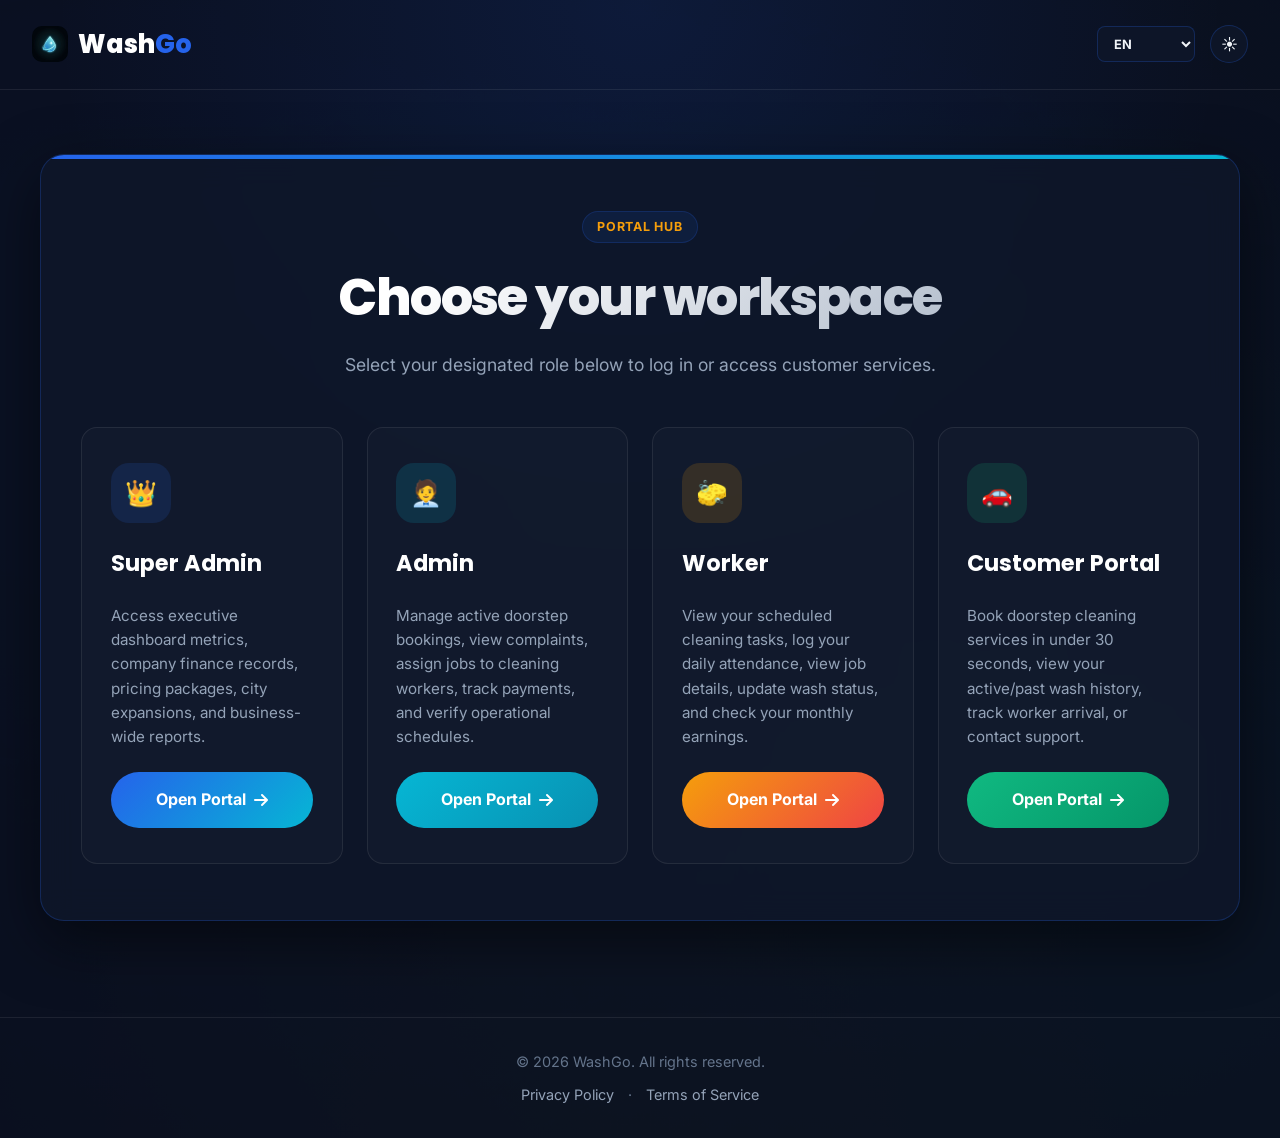
<file: roles.html>
<!DOCTYPE html>
<html lang="en">
<head>
  <meta charset="UTF-8" />
  <meta name="viewport" content="width=device-width, initial-scale=1.0" />
  <meta http-equiv="refresh" content="0; url=index.html" />
  <script>
    window.location.replace("index.html");
  </script>
  <title>WashGo Role Landing</title>
  <link rel="stylesheet" href="style.css" />
  <style>
    body { min-height: 100vh; display: flex; align-items: center; justify-content: center; padding: 3rem 1rem; background: radial-gradient(circle at top, rgba(37,99,235,0.18), transparent 30%), linear-gradient(180deg, #061022 0%, #091725 100%); }
    .role-shell { max-width: 1200px; width: 100%; background: rgba(8,16,34,0.96); border: 1px solid rgba(255,255,255,0.06); box-shadow: 0 24px 80px rgba(0,0,0,0.45); border-radius: 28px; padding: 2.5rem; }
    .role-header { text-align: center; margin-bottom: 2rem; }
    .role-header h1 { font-size: clamp(2.2rem, 4vw, 3.4rem); letter-spacing: -0.03em; margin-bottom: 0.75rem; }
    .role-header p { color: var(--text-muted); max-width: 720px; margin: 0 auto; line-height: 1.75; }
    .roles-grid { display: grid; grid-template-columns: repeat(4, minmax(220px,1fr)); gap: 1.4rem; }
    .role-card { background: rgba(255,255,255,0.05); border: 1px solid rgba(255,255,255,0.08); border-radius: 22px; padding: 1.8rem; display: flex; flex-direction: column; gap: 1.25rem; transition: transform 0.25s ease, border-color 0.25s ease; }
    .role-card:hover { transform: translateY(-4px); border-color: rgba(37,99,235,0.4); }
    .role-card h2 { margin: 0; font-size: 1.25rem; }
    .role-card p { color: var(--text-muted); line-height: 1.6; font-size: 0.95rem; }
    .role-card .role-icon { width: 52px; height: 52px; display: grid; place-items: center; border-radius: 16px; background: rgba(37,99,235,0.12); color: var(--primary); font-size: 1.35rem; }
    .role-card .btn-group { margin-top: auto; }
    .role-card a { display: inline-flex; align-items: center; justify-content: center; width: 100%; padding: 0.9rem 1rem; border-radius: 999px; font-weight: 700; background: var(--primary); color: #fff; transition: background 0.25s ease; }
    .role-card a:hover { background: var(--primary-light); }
    .note { margin-top: 1.8rem; text-align: center; color: var(--text-muted); font-size: 0.95rem; }
    @media (max-width: 992px) { .roles-grid { grid-template-columns: repeat(2, minmax(220px,1fr)); } }
    @media (max-width: 640px) { body { padding: 2rem 0.5rem; } .roles-grid { grid-template-columns: 1fr; } }
  </style>
</head>
<body>
  <div class="role-shell">
    <div class="role-header">
      <span class="section-tag" style="color: var(--accent);">Role Access</span>
      <h1>Choose the right WashGo portal</h1>
      <p>Select your role below to go to the appropriate landing page for Super Admin, Admin, Worker, or Customer.</p>
    </div>

    <div class="roles-grid">
      <article class="role-card">
        <div class="role-icon">👑</div>
        <h2>Super Admin</h2>
        <p>Access the executive admin dashboard for business analytics, global settings, customer insights, and company-wide reports.</p>
        <div class="btn-group"><a href="landing-super-admin.html">Open Super Admin</a></div>
      </article>

      <article class="role-card">
        <div class="role-icon">🧑‍💼</div>
        <h2>Admin</h2>
        <p>Use the manager/counter dashboard to create bookings, track operations, manage customers, workers, payments, and reports.</p>
        <div class="btn-group"><a href="landing-admin.html">Open Admin</a></div>
      </article>

      <article class="role-card">
        <div class="role-icon">🧽</div>
        <h2>Worker</h2>
        <p>Open the worker portal to view active jobs, attendance, earnings, and incoming assignments in real time.</p>
        <div class="btn-group"><a href="landing-worker.html">Open Worker</a></div>
      </article>

      <article class="role-card">
        <div class="role-icon">🚗</div>
        <h2>Customer</h2>
        <p>Visit the customer landing page for booking doorstep car and bike wash services, pricing, reviews, and support.</p>
        <div class="btn-group"><a href="landing-customer.html">Open Customer</a></div>
      </article>
    </div>

    <p class="note">If you already have credentials, use the role-specific portal to continue. The customer landing page is also available at <code>index.html</code>.</p>
  </div>
</body>
</html>
</file>
<file: style.css>
/* ============================================================
   WashGo - Premium Vehicle Doorstep Wash Booking App
   style.css — Complete Stylesheet
   ============================================================ */

/* ── Google Fonts ── */
@import url('https://fonts.googleapis.com/css2?family=Inter:wght@300;400;500;600;700;800;900&family=Poppins:wght@300;400;500;600;700;800;900&display=swap');

/* ── CSS Custom Properties ── */
:root {
  /* Colors - Premium Dark Mode Default */
  --primary: #2563eb;
  --primary-dark: #1d4ed8;
  --primary-light: #3b82f6;
  --secondary: #06b6d4;
  --accent: #f59e0b;
  --success: #10b981;
  --danger: #ef4444;
  --warning: #f97316;

  --bg-primary: #0a0f1e;
  --bg-secondary: #0f172a;
  --bg-card: rgba(15, 23, 42, 0.85);
  --bg-glass: rgba(15, 23, 42, 0.6);
  --bg-dark: #0f172a;

  --text-primary: #f1f5f9;
  --text-secondary: #94a3b8;
  --text-muted: #64748b;
  --text-white: #ffffff;

  --border: rgba(37, 99, 235, 0.25);
  --border-glass: rgba(255, 255, 255, 0.08);
  --shadow-sm: 0 1px 3px rgba(0,0,0,0.4);
  --shadow: 0 4px 20px rgba(0,0,0,0.4);
  --shadow-lg: 0 20px 60px rgba(0,0,0,0.5);
  --shadow-card: 0 8px 32px rgba(0,0,0,0.3);
  --shadow-glow: 0 0 40px rgba(37,99,235,0.25);

  --gradient-primary: linear-gradient(135deg, #2563eb 0%, #06b6d4 100%);
  --gradient-hero: linear-gradient(135deg, #0a0f1e 0%, #1e3a5f 50%, #0a0f1e 100%);
  --gradient-card: linear-gradient(135deg, rgba(15,23,42,0.9) 0%, rgba(10,15,30,0.9) 100%);
  --gradient-btn: linear-gradient(135deg, #2563eb 0%, #1d4ed8 100%);
  --gradient-accent: linear-gradient(135deg, #f59e0b 0%, #ef4444 100%);

  --radius-sm: 8px;
  --radius: 16px;
  --radius-lg: 24px;
  --radius-xl: 32px;
  --radius-full: 9999px;

  --transition: all 0.3s cubic-bezier(0.4, 0, 0.2, 1);
  --transition-fast: all 0.15s ease;
  --transition-slow: all 0.6s cubic-bezier(0.4, 0, 0.2, 1);

  --navbar-h: 70px;
  --font-main: 'Inter', sans-serif;
  --font-head: 'Poppins', sans-serif;
}

/* ── Light Mode ── */
.light-mode {
  --bg-primary: #f9f6f0;
  --bg-secondary: #ffffff;
  --bg-card: rgba(255, 255, 255, 0.85);
  --bg-glass: rgba(255, 255, 255, 0.15);
  --text-primary: #0f172a;
  --text-secondary: #475569;
  --text-muted: #94a3b8;
  --border: rgba(37, 99, 235, 0.15);
  --border-glass: rgba(255, 255, 255, 0.3);
  --shadow: 0 4px 20px rgba(37,99,235,0.12);
  --shadow-lg: 0 20px 60px rgba(37,99,235,0.18);
  --shadow-card: 0 8px 32px rgba(37,99,235,0.1);
  --gradient-card: linear-gradient(135deg, rgba(255,255,255,0.9) 0%, rgba(249,246,240,0.9) 100%);
}

/* ── Reset & Base ── */
*, *::before, *::after { box-sizing: border-box; margin: 0; padding: 0; }

html {
  scroll-behavior: smooth;
  font-size: 16px;
  -webkit-text-size-adjust: 100%;
}

body {
  font-family: var(--font-main);
  background: var(--bg-primary);
  color: var(--text-primary);
  line-height: 1.6;
  overflow-x: hidden;
  transition: background 0.4s ease, color 0.4s ease;
}

img { max-width: 100%; display: block; }
a { text-decoration: none; color: inherit; }
button { cursor: pointer; font-family: inherit; }
ul { list-style: none; }
input, select, textarea { font-family: inherit; }

/* ── Loading Spinner ── */
#loading-screen {
  position: fixed;
  inset: 0;
  background: var(--bg-dark);
  display: flex;
  flex-direction: column;
  align-items: center;
  justify-content: center;
  z-index: 99999;
  transition: opacity 0.5s ease, visibility 0.5s ease;
}
#loading-screen.hidden {
  opacity: 0;
  visibility: hidden;
  pointer-events: none;
}
.loader-logo {
  font-family: var(--font-head);
  font-size: 2rem;
  font-weight: 800;
  background: var(--gradient-primary);
  -webkit-background-clip: text;
  -webkit-text-fill-color: transparent;
  background-clip: text;
  margin-bottom: 24px;
  animation: pulse 1.5s ease infinite;
}
.loader-ring {
  width: 56px;
  height: 56px;
  border: 4px solid rgba(255,255,255,0.1);
  border-top-color: var(--primary);
  border-radius: 50%;
  animation: spin 0.8s linear infinite;
}

/* ── Scrollbar ── */
::-webkit-scrollbar { width: 6px; }
::-webkit-scrollbar-track { background: var(--bg-primary); }
::-webkit-scrollbar-thumb { background: var(--primary); border-radius: 99px; }

/* ══════════════════════════════════════
   NAVBAR
══════════════════════════════════════ */
#navbar {
  position: fixed;
  top: 0; left: 0; right: 0;
  height: var(--navbar-h);
  z-index: 1000;
  background: rgba(255,255,255,0.05);
  backdrop-filter: blur(20px);
  -webkit-backdrop-filter: blur(20px);
  border-bottom: 1px solid var(--border-glass);
  transition: var(--transition);
}
#navbar.scrolled {
  background: rgba(255,255,255,0.95);
  border-bottom-color: var(--border);
  box-shadow: var(--shadow);
}
.dark-mode #navbar.scrolled {
  background: rgba(10, 15, 30, 0.95);
}

.nav-inner {
  max-width: 1280px;
  margin: 0 auto;
  padding: 0 24px;
  height: 100%;
  display: flex;
  align-items: center;
  justify-content: flex-start;
  gap: 40px;
}

.nav-logo {
  font-family: var(--font-head);
  font-size: 1.6rem;
  font-weight: 800;
  display: flex;
  align-items: center;
  gap: 8px;
  flex-shrink: 0;
}
.nav-logo-img {
  width: 38px;
  height: 38px;
  border-radius: 10px;
  object-fit: cover;
  box-shadow: 0 4px 12px rgba(37,99,235,0.4);
}

.nav-logo .logo-icon {
  width: 38px;
  height: 38px;
  background: var(--gradient-primary);
  border-radius: 10px;
  display: flex;
  align-items: center;
  justify-content: center;
  font-size: 1.2rem;
  color: white;
  box-shadow: 0 4px 12px rgba(37,99,235,0.4);
}
.nav-logo .logo-text {
  background: var(--gradient-primary);
  -webkit-background-clip: text;
  -webkit-text-fill-color: transparent;
  background-clip: text;
}
.nav-logo .logo-dot {
  color: var(--accent);
  -webkit-text-fill-color: var(--accent);
}

.nav-menu {
  display: flex;
  align-items: center;
  gap: 12px;
}
.nav-menu a {
  padding: 8px 14px;
  border-radius: var(--radius-full);
  font-size: 0.9rem;
  font-weight: 500;
  color: var(--text-secondary);
  transition: var(--transition-fast);
  white-space: nowrap;
}
.nav-menu a:hover, .nav-menu a.active {
  color: var(--primary-light);
  background: rgba(59, 130, 246, 0.15);
}

.light-mode .nav-menu a:hover, .light-mode .nav-menu a.active {
  color: var(--primary);
  background: rgba(37, 99, 235, 0.08);
}

.nav-actions {
  display: flex;
  align-items: center;
  gap: 12px;
  flex-shrink: 0;
  margin-left: auto;
}

/* Keep right-side navbar controls visually aligned */
.portal-link,
.btn-login,
.btn-nav-book {
  height: 38px;
  display: inline-flex;
  align-items: center;
  justify-content: center;
}

.lang-select {
  height: 36px;
  border-radius: var(--radius-full);
  border: 1.5px solid var(--border);
  background: var(--bg-card);
  color: var(--text-primary);
  font-size: 0.8rem;
  font-weight: 700;
  padding: 0 12px;
  outline: none;
  cursor: pointer;
  transition: var(--transition-fast);
}
.lang-select:hover {
  background: var(--bg-primary);
  border-color: var(--primary);
}
.lang-select:focus { border-color: var(--primary); }

.btn-theme {
  width: 40px;
  height: 40px;
  border-radius: 50%;
  border: 1.5px solid var(--border);
  background: var(--bg-card);
  color: var(--text-primary);
  display: flex;
  align-items: center;
  justify-content: center;
  font-size: 1.1rem;
  transition: var(--transition-fast);
}
.btn-theme:hover { border-color: var(--primary); color: var(--primary); transform: rotate(20deg); }

.btn-login {
  height: 38px;
  padding: 0 20px;
  border-radius: var(--radius-full);
  border: 1.5px solid var(--primary);
  background: transparent;
  color: var(--primary);
  font-size: 0.875rem;
  font-weight: 700;
  transition: var(--transition-fast);
  display: inline-flex;
  align-items: center;
  justify-content: center;
}
.btn-login:hover { background: var(--primary); color: white; }

.btn-nav-book {
  padding: 0 20px;
  border-radius: var(--radius-full);
  border: none;
  background: var(--gradient-btn);
  color: white;
  font-size: 0.875rem;
  font-weight: 600;
  box-shadow: 0 4px 12px rgba(37,99,235,0.35);
  transition: var(--transition-fast);
}
.btn-nav-book:hover { transform: translateY(-1px); box-shadow: 0 6px 20px rgba(37,99,235,0.45); }

.hamburger {
  display: none;
  flex-direction: column;
  gap: 5px;
  padding: 8px;
  background: none;
  border: none;
  cursor: pointer;
}
.hamburger span {
  display: block;
  width: 22px;
  height: 2px;
  background: var(--text-primary);
  border-radius: 2px;
  transition: var(--transition-fast);
}
.hamburger.open span:nth-child(1) { transform: translateY(7px) rotate(45deg); }
.hamburger.open span:nth-child(2) { opacity: 0; transform: scaleX(0); }
.hamburger.open span:nth-child(3) { transform: translateY(-7px) rotate(-45deg); }

/* Mobile Nav */
.mobile-nav {
  display: none;
  position: fixed;
  top: var(--navbar-h);
  left: 0; right: 0;
  background: var(--bg-secondary);
  border-bottom: 1px solid var(--border);
  padding: 16px 24px 24px;
  flex-direction: column;
  gap: 4px;
  z-index: 999;
  box-shadow: var(--shadow-lg);
  animation: slideDown 0.3s ease;
}
.mobile-nav.open { display: flex; }
.mobile-nav a {
  padding: 12px 16px;
  border-radius: var(--radius);
  font-weight: 500;
  color: var(--text-secondary);
  transition: var(--transition-fast);
}
.mobile-nav a:hover { color: var(--primary); background: rgba(37,99,235,0.08); }
.mobile-nav .mobile-book-btn {
  margin-top: 8px;
  padding: 14px;
  border-radius: var(--radius);
  border: none;
  background: var(--gradient-btn);
  color: white;
  font-weight: 700;
  font-size: 1rem;
  text-align: center;
}

/* ══════════════════════════════════════
   HERO SECTION
══════════════════════════════════════ */
#hero {
  min-height: 100vh;
  background: var(--gradient-hero);
  position: relative;
  overflow: hidden;
  display: flex;
  align-items: center;
  padding-top: var(--navbar-h);
}

/* Animated background particles */
.hero-bg {
  position: absolute;
  inset: 0;
  overflow: hidden;
}
.hero-bg::before {
  content: '';
  position: absolute;
  top: -50%;
  left: -50%;
  width: 200%;
  height: 200%;
  background: radial-gradient(ellipse at 30% 40%, rgba(37,99,235,0.2) 0%, transparent 50%),
              radial-gradient(ellipse at 70% 60%, rgba(6,182,212,0.2) 0%, transparent 50%),
              radial-gradient(ellipse at 50% 80%, rgba(245,158,11,0.1) 0%, transparent 40%);
  animation: bgPulse 8s ease-in-out infinite alternate;
}

.particle {
  position: absolute;
  border-radius: 50%;
  background: rgba(255,255,255,0.08);
  animation: float linear infinite;
}

.hero-inner {
  max-width: 1280px;
  margin: 0 auto;
  padding: 80px 24px;
  display: grid;
  grid-template-columns: 1fr 1fr;
  gap: 60px;
  align-items: center;
  position: relative;
  z-index: 2;
  width: 100%;
}

.hero-badge {
  display: inline-flex;
  align-items: center;
  gap: 8px;
  background: rgba(37,99,235,0.2);
  border: 1px solid rgba(37,99,235,0.4);
  color: #60a5fa;
  padding: 6px 16px;
  border-radius: var(--radius-full);
  font-size: 0.8rem;
  font-weight: 600;
  letter-spacing: 0.05em;
  text-transform: uppercase;
  margin-bottom: 24px;
}
.hero-badge .dot {
  width: 6px; height: 6px;
  background: #60a5fa;
  border-radius: 50%;
  animation: blink 1.5s ease infinite;
}

.hero-title {
  font-family: var(--font-head);
  font-size: clamp(2.2rem, 5vw, 3.8rem);
  font-weight: 900;
  line-height: 1.12;
  color: white;
  margin-bottom: 20px;
}
.hero-title .highlight {
  background: linear-gradient(135deg, #60a5fa, #22d3ee);
  -webkit-background-clip: text;
  -webkit-text-fill-color: transparent;
  background-clip: text;
}
.hero-title .accent {
  background: linear-gradient(135deg, #fbbf24, #f97316);
  -webkit-background-clip: text;
  -webkit-text-fill-color: transparent;
  background-clip: text;
}

.hero-desc {
  font-size: 1.1rem;
  color: rgba(255,255,255,0.72);
  line-height: 1.7;
  margin-bottom: 36px;
  max-width: 500px;
}

.hero-cta {
  display: flex;
  gap: 14px;
  flex-wrap: wrap;
  margin-bottom: 48px;
}

.btn-primary {
  padding: 14px 32px;
  background: var(--gradient-btn);
  color: white;
  border: none;
  border-radius: var(--radius-full);
  font-size: 1rem;
  font-weight: 700;
  box-shadow: 0 8px 24px rgba(37,99,235,0.45);
  transition: var(--transition);
  display: inline-flex;
  align-items: center;
  gap: 8px;
  position: relative;
  overflow: hidden;
}
.btn-primary::before {
  content: '';
  position: absolute;
  top: 0; left: -100%;
  width: 100%; height: 100%;
  background: linear-gradient(90deg, transparent, rgba(255,255,255,0.2), transparent);
  transition: left 0.5s ease;
}
.btn-primary:hover::before { left: 100%; }
.btn-primary:hover { transform: translateY(-3px); box-shadow: 0 12px 32px rgba(37,99,235,0.55); }
.btn-primary:active { transform: translateY(-1px); }

.btn-secondary {
  padding: 14px 32px;
  background: rgba(255,255,255,0.1);
  color: white;
  border: 1.5px solid rgba(255,255,255,0.3);
  border-radius: var(--radius-full);
  font-size: 1rem;
  font-weight: 600;
  backdrop-filter: blur(10px);
  transition: var(--transition);
  display: inline-flex;
  align-items: center;
  gap: 8px;
}
.btn-secondary:hover {
  background: rgba(255,255,255,0.2);
  border-color: rgba(255,255,255,0.5);
  transform: translateY(-2px);
}

.hero-stats {
  display: flex;
  gap: 32px;
  flex-wrap: wrap;
}
.hero-stat {
  text-align: left;
}
.hero-stat .num {
  font-family: var(--font-head);
  font-size: 1.8rem;
  font-weight: 800;
  color: white;
  display: block;
}
.hero-stat .label {
  font-size: 0.78rem;
  color: rgba(255,255,255,0.5);
  text-transform: uppercase;
  letter-spacing: 0.05em;
}

/* Hero Visual */
.hero-visual {
  position: relative;
  display: flex;
  align-items: center;
  justify-content: center;
}
.hero-card-float {
  width: 100%;
  max-width: 460px;
  background: rgba(15,23,42,0.65);
  backdrop-filter: blur(32px);
  -webkit-backdrop-filter: blur(32px);
  border: 1px solid rgba(255,255,255,0.12);
  border-radius: var(--radius-xl);
  padding: 32px;
  box-shadow: 0 32px 80px rgba(0,0,0,0.55), 0 0 0 1px rgba(37,99,235,0.15) inset, 0 8px 32px rgba(37,99,235,0.2);
  animation: floatY 4s ease-in-out infinite;
  position: relative;
  overflow: hidden;
}
.hero-card-float::before {
  content: '';
  position: absolute;
  top: 0; left: 0; right: 0;
  height: 2px;
  background: linear-gradient(90deg, #2563eb, #06b6d4, #f59e0b);
  border-radius: 99px 99px 0 0;
}
.hero-card-float::after {
  content: '';
  position: absolute;
  bottom: -60px; right: -60px;
  width: 200px; height: 200px;
  background: radial-gradient(circle, rgba(37,99,235,0.15) 0%, transparent 70%);
  pointer-events: none;
}

.wash-icon-grid {
  display: grid;
  grid-template-columns: repeat(3, 1fr);
  gap: 10px;
  margin-bottom: 20px;
}
.wash-icon-item {
  background: rgba(255,255,255,0.06);
  border: 1px solid rgba(255,255,255,0.1);
  border-radius: 14px;
  padding: 14px 8px 12px;
  text-align: center;
  transition: all 0.3s cubic-bezier(0.175, 0.885, 0.32, 1.275);
  cursor: pointer;
  position: relative;
  overflow: hidden;
}
.wash-icon-item:nth-child(1) { border-top: 2px solid rgba(37,99,235,0.5); }
.wash-icon-item:nth-child(2) { border-top: 2px solid rgba(6,182,212,0.5); }
.wash-icon-item:nth-child(3) { border-top: 2px solid rgba(245,158,11,0.5); }
.wash-icon-item:nth-child(4) { border-top: 2px solid rgba(16,185,129,0.5); }
.wash-icon-item:nth-child(5) { border-top: 2px solid rgba(139,92,246,0.5); }
.wash-icon-item:nth-child(6) { border-top: 2px solid rgba(244,63,94,0.5); }
.wash-icon-item img {
  width: 28px !important;
  height: 28px !important;
  object-fit: contain;
  margin-bottom: 6px;
  filter: drop-shadow(0 2px 8px rgba(37,99,235,0.5));
  transition: transform 0.3s ease;
}
.wash-icon-item:hover {
  background: rgba(37,99,235,0.18);
  border-color: rgba(37,99,235,0.4);
  transform: translateY(-5px) scale(1.04);
  box-shadow: 0 8px 20px rgba(37,99,235,0.25);
}
.wash-icon-item:hover img { transform: scale(1.15) rotate(-5deg); }
.wash-icon-item .wi-emoji { font-size: 2rem; display: block; margin-bottom: 6px; }
.wash-icon-item .wi-label { font-size: 0.65rem; color: rgba(255,255,255,0.75); font-weight: 600; letter-spacing: 0.03em; }

.hero-booking-preview {
  background: rgba(255,255,255,0.04);
  border-radius: 14px;
  padding: 18px;
  border: 1px solid rgba(255,255,255,0.08);
  position: relative;
}
.hero-booking-preview::before {
  content: '';
  position: absolute;
  inset: 0;
  border-radius: 14px;
  background: linear-gradient(135deg, rgba(37,99,235,0.05), transparent);
  pointer-events: none;
}
.hbp-title {
  font-size: 0.7rem;
  color: rgba(255,255,255,0.4);
  text-transform: uppercase;
  letter-spacing: 0.1em;
  margin-bottom: 14px;
  font-weight: 700;
}
.hbp-row {
  display: flex;
  align-items: center;
  gap: 12px;
  margin-bottom: 10px;
  padding: 8px 10px;
  border-radius: 10px;
  background: rgba(255,255,255,0.03);
  transition: background 0.2s;
}
.hbp-row:hover { background: rgba(255,255,255,0.07); }
.hbp-row:last-child { margin-bottom: 0; }
.hbp-icon {
  width: 34px; height: 34px;
  border-radius: 10px;
  background: linear-gradient(135deg, rgba(37,99,235,0.25), rgba(6,182,212,0.25));
  border: 1px solid rgba(37,99,235,0.3);
  display: flex; align-items: center; justify-content: center;
  font-size: 1rem; flex-shrink: 0;
}
.hbp-text { font-size: 0.82rem; color: rgba(255,255,255,0.85); font-weight: 500; }
.hbp-badge {
  margin-left: auto;
  padding: 3px 10px;
  border-radius: 99px;
  background: rgba(16,185,129,0.15);
  border: 1px solid rgba(16,185,129,0.4);
  color: #34d399;
  font-size: 0.68rem;
  font-weight: 700;
  letter-spacing: 0.04em;
  animation: blink 2s ease infinite;
}

/* Floating tag */
.float-tag {
  position: absolute;
  background: rgba(255,255,255,0.15);
  backdrop-filter: blur(10px);
  border: 1px solid rgba(255,255,255,0.2);
  border-radius: var(--radius);
  padding: 10px 14px;
  display: flex;
  align-items: center;
  gap: 8px;
  font-size: 0.75rem;
  color: white;
  font-weight: 600;
  animation: floatY 3s ease-in-out infinite;
  white-space: nowrap;
}
.float-tag-1 { top: -20px; right: -20px; animation-delay: 0.5s; }
.float-tag-2 { bottom: -20px; left: -20px; animation-delay: 1.2s; }
.float-tag .tag-icon { font-size: 1rem; }

/* ══════════════════════════════════════
   SECTION COMMON
══════════════════════════════════════ */
section { padding: 50px 0; }

.container {
  max-width: 1280px;
  margin: 0 auto;
  padding: 0 24px;
}

.section-header {
  text-align: center;
  margin-bottom: 60px;
}
.section-tag {
  display: inline-block;
  background: rgba(37,99,235,0.1);
  color: var(--primary);
  padding: 5px 14px;
  border-radius: var(--radius-full);
  font-size: 0.78rem;
  font-weight: 700;
  letter-spacing: 0.06em;
  text-transform: uppercase;
  margin-bottom: 14px;
  border: 1px solid rgba(37,99,235,0.2);
}
.section-title {
  font-family: var(--font-head);
  font-size: clamp(1.8rem, 4vw, 2.8rem);
  font-weight: 800;
  color: var(--text-primary);
  line-height: 1.2;
  margin-bottom: 14px;
}
.section-subtitle {
  font-size: 1.05rem;
  color: var(--text-secondary);
  max-width: 550px;
  margin: 0 auto;
  line-height: 1.7;
}

/* Scroll reveal */
.reveal {
  opacity: 0;
  transform: translateY(40px);
  transition: opacity 0.7s ease, transform 0.7s ease;
}
.reveal.visible {
  opacity: 1;
  transform: translateY(0);
}
.reveal-left {
  opacity: 0;
  transform: translateX(-40px);
  transition: opacity 0.7s ease, transform 0.7s ease;
}
.reveal-left.visible { opacity: 1; transform: translateX(0); }
.reveal-right {
  opacity: 0;
  transform: translateX(40px);
  transition: opacity 0.7s ease, transform 0.7s ease;
}
.reveal-right.visible { opacity: 1; transform: translateX(0); }

/* ══════════════════════════════════════
   SERVICES SECTION
══════════════════════════════════════ */
#services {
  background: var(--bg-secondary);
}

.services-grid {
  display: grid;
  grid-template-columns: repeat(auto-fill, minmax(300px, 1fr));
  gap: 24px;
}

.service-card {
  background: var(--bg-card);
  border: 1px solid var(--border);
  border-radius: var(--radius-lg);
  padding: 28px;
  position: relative;
  overflow: hidden;
  transition: var(--transition);
  backdrop-filter: blur(12px);
  cursor: pointer;
  group: true;
}
.service-card::before {
  content: '';
  position: absolute;
  inset: 0;
  background: var(--gradient-primary);
  opacity: 0;
  transition: opacity 0.4s ease;
}
.service-card:hover {
  transform: translateY(-8px);
  box-shadow: var(--shadow-lg);
  border-color: var(--primary-light);
}
.service-card:hover::before { opacity: 0.04; }

.service-card.popular::after {
  content: 'Popular';
  position: absolute;
  top: 16px; right: 16px;
  background: var(--gradient-accent);
  color: white;
  font-size: 0.7rem;
  font-weight: 700;
  padding: 3px 10px;
  border-radius: 99px;
}

.card-icon-wrap {
  width: 60px;
  height: 60px;
  border-radius: var(--radius);
  display: flex;
  align-items: center;
  justify-content: center;
  font-size: 1.8rem;
  margin-bottom: 18px;
  position: relative;
}
.card-icon-wrap.blue { background: rgba(37,99,235,0.12); }
.card-icon-wrap.cyan { background: rgba(6,182,212,0.12); }
.card-icon-wrap.amber { background: rgba(245,158,11,0.12); }
.card-icon-wrap.green { background: rgba(16,185,129,0.12); }
.card-icon-wrap.purple { background: rgba(139,92,246,0.12); }
.card-icon-wrap.rose { background: rgba(244,63,94,0.12); }

.card-title {
  font-family: var(--font-head);
  font-size: 1.15rem;
  font-weight: 700;
  color: var(--text-primary);
  margin-bottom: 8px;
}
.card-desc {
  font-size: 0.88rem;
  color: var(--text-secondary);
  line-height: 1.6;
  margin-bottom: 20px;
}
.card-footer {
  display: flex;
  align-items: center;
  justify-content: space-between;
}
.card-price {
  font-family: var(--font-head);
  font-size: 1.5rem;
  font-weight: 800;
  color: var(--primary);
}
.card-price span { font-size: 0.85rem; font-weight: 500; color: var(--text-muted); }

.btn-book-card {
  padding: 9px 20px;
  background: var(--gradient-btn);
  color: white;
  border: none;
  border-radius: var(--radius-full);
  font-size: 0.85rem;
  font-weight: 600;
  transition: var(--transition-fast);
  box-shadow: 0 4px 12px rgba(37,99,235,0.3);
}
.btn-book-card:hover { transform: scale(1.05); box-shadow: 0 6px 16px rgba(37,99,235,0.4); }

/* ══════════════════════════════════════
   BOOKING SECTION
══════════════════════════════════════ */
#booking {
  background: var(--bg-primary);
  position: relative;
}
#booking::before {
  content: '';
  position: absolute;
  top: 0; left: 0; right: 0;
  height: 4px;
  background: var(--gradient-primary);
}

.booking-wrapper {
  display: grid;
  grid-template-columns: 1fr 1.6fr;
  gap: 48px;
  align-items: start;
}

.booking-info h3 {
  font-family: var(--font-head);
  font-size: 1.5rem;
  font-weight: 700;
  margin-bottom: 16px;
}
.booking-info p { color: var(--text-secondary); line-height: 1.7; margin-bottom: 32px; }

.info-list { display: flex; flex-direction: column; gap: 16px; }
.info-item {
  display: flex;
  align-items: flex-start;
  gap: 14px;
  padding: 16px;
  background: var(--bg-card);
  border: 1px solid var(--border);
  border-radius: var(--radius);
  transition: var(--transition-fast);
}
.info-item:hover { border-color: var(--primary-light); transform: translateX(4px); }
.info-item .ii-icon {
  width: 40px; height: 40px; flex-shrink: 0;
  background: var(--gradient-primary);
  border-radius: 10px;
  display: flex;
  align-items: center;
  justify-content: center;
  font-size: 1.1rem;
  color: white;
}
.info-item .ii-text strong { display: block; font-weight: 600; font-size: 0.9rem; margin-bottom: 2px; }
.info-item .ii-text span { font-size: 0.82rem; color: var(--text-secondary); }

/* Booking Form */
.booking-form-card {
  background: var(--bg-card);
  border: 1px solid var(--border);
  border-radius: var(--radius-xl);
  padding: 36px;
  backdrop-filter: blur(12px);
  box-shadow: var(--shadow-card);
  position: relative;
  overflow: hidden;
}
.booking-form-card::before {
  content: '';
  position: absolute;
  top: 0; left: 0; right: 0;
  height: 3px;
  background: var(--gradient-primary);
}

.form-title {
  font-family: var(--font-head);
  font-size: 1.3rem;
  font-weight: 700;
  margin-bottom: 24px;
  color: var(--text-primary);
  display: flex;
  align-items: center;
  gap: 10px;
}

.form-grid { display: grid; grid-template-columns: 1fr 1fr; gap: 18px; }
.form-grid .full-width { grid-column: 1 / -1; }

.form-group {
  display: flex;
  flex-direction: column;
  gap: 6px;
}
.form-group label {
  font-size: 0.82rem;
  font-weight: 600;
  color: var(--text-secondary);
  letter-spacing: 0.02em;
}
.form-group label span.req { color: var(--danger); margin-left: 2px; }

.form-input {
  width: 100%;
  padding: 12px 16px;
  border: 1.5px solid var(--border);
  border-radius: var(--radius);
  background: var(--bg-secondary);
  color: var(--text-primary);
  font-size: 0.9rem;
  transition: var(--transition-fast);
  outline: none;
}
.form-input:focus {
  border-color: var(--primary);
  box-shadow: 0 0 0 3px rgba(37,99,235,0.12);
}
.form-input.error { border-color: var(--danger); box-shadow: 0 0 0 3px rgba(239,68,68,0.1); }
.form-input.success { border-color: var(--success); }

.form-input select { appearance: none; }

.input-wrap {
  position: relative;
}
.input-wrap .form-input { padding-left: 40px; }
.input-wrap .input-icon {
  position: absolute;
  left: 14px;
  top: 50%;
  transform: translateY(-50%);
  font-size: 1rem;
  color: var(--text-muted);
  pointer-events: none;
}

/* Vehicle Entry Block (Cart Builder) */
.vehicle-entry-block {
  background: rgba(37,99,235,0.03);
  border: 1.5px dashed var(--border);
  border-radius: var(--radius-lg);
  padding: 24px;
  position: relative;
}
.ve-header {
  margin-bottom: 20px;
}
.ve-header h4 {
  font-family: var(--font-head);
  font-weight: 700;
  font-size: 1.1rem;
  color: var(--text-primary);
  margin-bottom: 4px;
}
.ve-header p {
  font-size: 0.85rem;
  color: var(--text-secondary);
}
.ve-grid {
  display: grid;
  grid-template-columns: 1fr 1fr;
  gap: 16px;
  margin-bottom: 24px;
}
.btn-add-vehicle {
  width: 100%;
  padding: 14px;
  border-radius: var(--radius);
  background: rgba(37,99,235,0.1);
  color: var(--primary);
  border: 1.5px solid var(--primary);
  font-weight: 700;
  font-size: 0.95rem;
  display: flex;
  align-items: center;
  justify-content: center;
  cursor: pointer;
  transition: var(--transition-fast);
}
.btn-add-vehicle:hover {
  background: var(--primary);
  color: white;
  transform: translateY(-2px);
  box-shadow: 0 4px 12px rgba(37,99,235,0.25);
}

/* Cart Summary Block */
.cart-summary-block {
  background: var(--bg-card);
  border: 1.5px solid var(--border);
  border-radius: var(--radius-lg);
  padding: 24px;
  margin-top: 24px;
}
.cart-summary-block h4 {
  font-family: var(--font-head);
  font-weight: 700;
  font-size: 1.1rem;
  margin-bottom: 16px;
  display: flex;
  justify-content: space-between;
  align-items: center;
}
.cart-items {
  display: flex;
  flex-direction: column;
  gap: 12px;
}
.cart-item {
  display: flex;
  justify-content: space-between;
  align-items: center;
  padding: 14px 16px;
  background: var(--bg-secondary);
  border: 1px solid var(--border);
  border-radius: var(--radius);
}
.ci-details {
  display: flex;
  flex-direction: column;
}
.ci-title {
  font-weight: 700;
  font-size: 0.9rem;
  color: var(--text-primary);
}
.ci-sub {
  font-size: 0.8rem;
  color: var(--text-secondary);
  margin-top: 4px;
}
.ci-price-wrap {
  display: flex;
  align-items: center;
  gap: 16px;
}
.ci-price {
  font-weight: 800;
  font-size: 1.05rem;
  color: var(--primary);
}
.btn-remove-item {
  background: rgba(239,68,68,0.1);
  color: var(--danger);
  border: none;
  width: 32px;
  height: 32px;
  border-radius: 8px;
  display: flex;
  align-items: center;
  justify-content: center;
  cursor: pointer;
  transition: var(--transition-fast);
}
.btn-remove-item:hover {
  background: var(--danger);
  color: white;
}

/* Quantity Stepper */
.qty-stepper {
  display: flex;
  align-items: center;
  gap: 8px;
  background: var(--bg-secondary);
  border: 1.5px solid var(--border);
  border-radius: var(--radius);
  padding: 6px;
  width: fit-content;
}
.qty-btn {
  width: 32px;
  height: 32px;
  border-radius: var(--radius);
  border: none;
  background: rgba(37,99,235,0.1);
  color: var(--primary);
  font-size: 1.2rem;
  font-weight: 600;
  display: flex;
  align-items: center;
  justify-content: center;
  cursor: pointer;
  transition: var(--transition-fast);
}
.qty-btn:hover:not(:disabled) { background: var(--primary); color: white; }
.qty-btn:disabled { opacity: 0.4; cursor: not-allowed; background: rgba(255,255,255,0.05); color: var(--text-muted); }
.qty-input {
  width: 40px;
  text-align: center;
  background: transparent;
  border: none;
  color: var(--text-primary);
  font-weight: 700;
  font-size: 1.1rem;
  font-family: var(--font-head);
  -moz-appearance: textfield;
}
.qty-input::-webkit-outer-spin-button,
.qty-input::-webkit-inner-spin-button {
  -webkit-appearance: none;
  margin: 0;
}
.qty-hint {
  font-size: 0.8rem;
  color: var(--text-secondary);
  margin-left: 8px;
  font-weight: 500;
}
.service-label-hint {
  font-size: 0.75rem;
  color: var(--primary);
  font-weight: 600;
  margin-left: 4px;
}

/* Time slots */
.time-slots {
  display: grid;
  grid-template-columns: repeat(4, 1fr);
  gap: 8px;
}
.time-slot {
  padding: 8px 4px;
  border: 1.5px solid var(--border);
  border-radius: var(--radius);
  background: var(--bg-secondary);
  color: var(--text-secondary);
  font-size: 0.75rem;
  font-weight: 500;
  text-align: center;
  cursor: pointer;
  transition: var(--transition-fast);
}
.time-slot:hover { border-color: var(--primary); color: var(--primary); background: rgba(37,99,235,0.06); }
.time-slot.selected { border-color: var(--primary); background: rgba(37,99,235,0.12); color: var(--primary); font-weight: 700; }
.time-slot.unavailable { opacity: 0.4; cursor: not-allowed; text-decoration: line-through; }

/* Payment methods */
.payment-methods {
  display: grid;
  grid-template-columns: repeat(3, 1fr);
  gap: 10px;
}
.pay-option {
  padding: 12px 8px;
  border: 1.5px solid var(--border);
  border-radius: var(--radius);
  background: var(--bg-secondary);
  text-align: center;
  cursor: pointer;
  transition: var(--transition-fast);
  display: flex;
  flex-direction: column;
  align-items: center;
  gap: 4px;
}
.pay-option .pay-icon { font-size: 1.4rem; }
.pay-option .pay-label { font-size: 0.75rem; font-weight: 600; color: var(--text-secondary); }
.pay-option:hover { border-color: var(--primary); background: rgba(37,99,235,0.06); }
.pay-option.selected { border-color: var(--primary); background: rgba(37,99,235,0.1); }
.pay-option.selected .pay-label { color: var(--primary); }

/* Coupon */
.coupon-row {
  display: flex;
  gap: 10px;
}
.coupon-row .form-input { flex: 1; }
.btn-apply-coupon {
  padding: 12px 20px;
  background: rgba(37,99,235,0.1);
  border: 1.5px solid var(--primary);
  color: var(--primary);
  border-radius: var(--radius);
  font-weight: 700;
  font-size: 0.85rem;
  white-space: nowrap;
  transition: var(--transition-fast);
}
.btn-apply-coupon:hover { background: var(--primary); color: white; }

/* Price estimate */
.price-estimate {
  background: rgba(37,99,235,0.06);
  border: 1px solid rgba(37,99,235,0.15);
  border-radius: var(--radius);
  padding: 16px;
}
.pe-row { display: flex; justify-content: space-between; align-items: center; margin-bottom: 8px; font-size: 0.85rem; }
.pe-row:last-child { margin-bottom: 0; padding-top: 8px; border-top: 1px solid var(--border); font-weight: 700; font-size: 1rem; color: var(--primary); }
.pe-row .pe-label { color: var(--text-secondary); }

.btn-confirm {
  width: 100%;
  padding: 15px;
  background: var(--gradient-btn);
  color: white;
  border: none;
  border-radius: var(--radius);
  font-size: 1.05rem;
  font-weight: 700;
  box-shadow: 0 8px 24px rgba(37,99,235,0.4);
  transition: var(--transition);
  display: flex;
  align-items: center;
  justify-content: center;
  gap: 10px;
  margin-top: 8px;
}
.btn-confirm:hover { transform: translateY(-2px); box-shadow: 0 12px 32px rgba(37,99,235,0.5); }
.btn-confirm:active { transform: translateY(0); }

/* WhatsApp button */
.btn-whatsapp {
  width: 100%;
  padding: 13px;
  background: linear-gradient(135deg, #25d366, #128c7e);
  color: white;
  border: none;
  border-radius: var(--radius);
  font-size: 0.95rem;
  font-weight: 700;
  box-shadow: 0 6px 20px rgba(37,211,102,0.35);
  transition: var(--transition);
  display: flex;
  align-items: center;
  justify-content: center;
  gap: 10px;
  margin-top: 10px;
}
.btn-whatsapp:hover { transform: translateY(-2px); box-shadow: 0 10px 28px rgba(37,211,102,0.45); }

.field-error {
  font-size: 0.75rem;
  color: var(--danger);
  margin-top: 4px;
  display: none;
}
.form-group.has-error .field-error { display: block; }

/* ══════════════════════════════════════
   LIVE STATUS SECTION
══════════════════════════════════════ */
#status {
  background: var(--bg-secondary);
}

.status-search {
  display: flex;
  gap: 12px;
  max-width: 500px;
  margin: 0 auto 60px;
}
.status-search .form-input { flex: 1; }
.btn-search-booking {
  padding: 12px 24px;
  background: var(--gradient-btn);
  color: white;
  border: none;
  border-radius: var(--radius);
  font-weight: 700;
  font-size: 0.9rem;
  transition: var(--transition-fast);
  white-space: nowrap;
}
.btn-search-booking:hover { transform: scale(1.03); }

.status-tracker {
  max-width: 800px;
  margin: 0 auto;
}

.progress-bar-wrap {
  position: relative;
  margin-bottom: 32px;
}
.progress-bar-bg {
  height: 6px;
  background: var(--border);
  border-radius: 99px;
  overflow: hidden;
  margin: 0 48px;
}
.progress-bar-fill {
  height: 100%;
  background: var(--gradient-primary);
  border-radius: 99px;
  transition: width 0.8s cubic-bezier(0.4, 0, 0.2, 1);
  box-shadow: 0 0 12px rgba(37,99,235,0.5);
  width: 0%;
}

.steps-row {
  display: flex;
  justify-content: space-between;
  position: relative;
}
.step-item {
  display: flex;
  flex-direction: column;
  align-items: center;
  gap: 8px;
  flex: 1;
  position: relative;
}
.step-circle {
  width: 48px;
  height: 48px;
  border-radius: 50%;
  border: 2.5px solid var(--border);
  background: var(--bg-secondary);
  display: flex;
  align-items: center;
  justify-content: center;
  font-size: 1.2rem;
  transition: var(--transition);
  position: relative;
  z-index: 2;
}
.step-item.active .step-circle {
  border-color: var(--primary);
  background: rgba(37,99,235,0.1);
  box-shadow: 0 0 20px rgba(37,99,235,0.3);
  animation: pulse 2s ease infinite;
}
.step-item.done .step-circle {
  border-color: var(--success);
  background: rgba(16,185,129,0.1);
}
.step-item.done .step-circle::after {
  content: '✓';
  position: absolute;
  bottom: -2px;
  right: -2px;
  width: 16px;
  height: 16px;
  background: var(--success);
  color: white;
  border-radius: 50%;
  font-size: 0.55rem;
  font-weight: 900;
  display: flex;
  align-items: center;
  justify-content: center;
  line-height: 1;
}
.step-label {
  font-size: 0.72rem;
  font-weight: 600;
  color: var(--text-muted);
  text-align: center;
  transition: var(--transition-fast);
}
.step-item.active .step-label, .step-item.done .step-label { color: var(--text-primary); }

.current-status-card {
  background: var(--bg-card);
  border: 1px solid var(--border);
  border-radius: var(--radius-lg);
  padding: 24px;
  text-align: center;
  margin-top: 40px;
  box-shadow: var(--shadow-card);
}
.csc-badge {
  display: inline-flex;
  align-items: center;
  gap: 8px;
  padding: 6px 16px;
  border-radius: 99px;
  font-size: 0.85rem;
  font-weight: 700;
  margin-bottom: 12px;
  background: rgba(37,99,235,0.1);
  color: var(--primary);
}
.csc-badge .dot { width: 8px; height: 8px; background: var(--primary); border-radius: 50%; animation: blink 1.2s ease infinite; }
.csc-title { font-family: var(--font-head); font-size: 1.3rem; font-weight: 700; margin-bottom: 8px; }
.csc-desc { color: var(--text-secondary); font-size: 0.9rem; }

.btn-demo-status {
  margin-top: 20px;
  padding: 10px 24px;
  background: rgba(37,99,235,0.1);
  color: var(--primary);
  border: 1px solid rgba(37,99,235,0.2);
  border-radius: var(--radius-full);
  font-size: 0.85rem;
  font-weight: 600;
  transition: var(--transition-fast);
}
.btn-demo-status:hover { background: var(--primary); color: white; }

/* ══════════════════════════════════════
   PRICING SECTION
══════════════════════════════════════ */
#pricing {
  background: var(--bg-primary);
}

.pricing-grid {
  display: grid;
  grid-template-columns: repeat(3, 1fr);
  gap: 24px;
  max-width: 960px;
  margin: 0 auto;
}

.pricing-card {
  background: var(--bg-card);
  border: 1px solid var(--border);
  border-radius: var(--radius-xl);
  padding: 36px 28px;
  text-align: center;
  position: relative;
  transition: var(--transition);
  overflow: hidden;
}
.pricing-card:hover { transform: translateY(-8px); box-shadow: var(--shadow-lg); }
.pricing-card.featured {
  border-color: var(--primary);
  background: linear-gradient(135deg, rgba(37,99,235,0.06) 0%, rgba(6,182,212,0.06) 100%);
  box-shadow: 0 0 0 2px var(--primary), var(--shadow-glow);
}
.pricing-card.featured::before {
  content: '⭐ Most Popular';
  position: absolute;
  top: 0; left: 0; right: 0;
  padding: 8px;
  background: var(--gradient-primary);
  color: white;
  font-size: 0.75rem;
  font-weight: 700;
  letter-spacing: 0.05em;
}
.pricing-card.featured { padding-top: 52px; }

.plan-icon { font-size: 2.5rem; margin-bottom: 12px; display: block; }
.plan-name {
  font-family: var(--font-head);
  font-size: 1.3rem;
  font-weight: 700;
  margin-bottom: 4px;
}
.plan-desc { font-size: 0.85rem; color: var(--text-secondary); margin-bottom: 20px; }
.plan-price {
  margin-bottom: 24px;
}
.plan-price .amount {
  font-family: var(--font-head);
  font-size: 2.8rem;
  font-weight: 900;
  color: var(--primary);
  line-height: 1;
}
.plan-price .per { font-size: 0.85rem; color: var(--text-muted); }

.plan-features {
  list-style: none;
  text-align: left;
  margin-bottom: 28px;
  display: flex;
  flex-direction: column;
  gap: 10px;
}
.plan-features li {
  display: flex;
  align-items: center;
  gap: 10px;
  font-size: 0.87rem;
  color: var(--text-secondary);
}
.plan-features li .check { color: var(--success); font-size: 1rem; flex-shrink: 0; }
.plan-features li .cross { color: var(--text-muted); font-size: 1rem; flex-shrink: 0; }

.btn-plan {
  width: 100%;
  padding: 13px;
  border-radius: var(--radius);
  font-weight: 700;
  font-size: 0.95rem;
  transition: var(--transition);
}
.btn-plan.outline {
  background: transparent;
  border: 2px solid var(--primary);
  color: var(--primary);
}
.btn-plan.outline:hover { background: var(--primary); color: white; }
.btn-plan.solid {
  background: var(--gradient-btn);
  border: none;
  color: white;
  box-shadow: 0 6px 20px rgba(37,99,235,0.35);
}
.btn-plan.solid:hover { transform: scale(1.03); box-shadow: 0 10px 28px rgba(37,99,235,0.45); }

/* ══════════════════════════════════════
   TESTIMONIALS
══════════════════════════════════════ */
#testimonials {
  background: var(--bg-secondary);
  overflow: hidden;
}

.testimonials-track {
  display: flex;
  gap: 20px;
  overflow-x: auto;
  padding: 8px 0 24px;
  scroll-snap-type: x mandatory;
  -webkit-overflow-scrolling: touch;
  scrollbar-width: none;
}
.testimonials-track::-webkit-scrollbar { display: none; }

.review-card {
  min-width: 320px;
  background: var(--bg-card);
  border: 1px solid var(--border);
  border-radius: var(--radius-lg);
  padding: 24px;
  scroll-snap-align: start;
  transition: var(--transition-fast);
  flex-shrink: 0;
}
.review-card:hover { transform: translateY(-4px); box-shadow: var(--shadow); }

.review-header {
  display: flex;
  align-items: center;
  gap: 14px;
  margin-bottom: 16px;
}
.review-avatar {
  width: 48px; height: 48px;
  border-radius: 50%;
  background: var(--gradient-primary);
  display: flex;
  align-items: center;
  justify-content: center;
  font-size: 1.4rem;
  flex-shrink: 0;
  color: white;
  font-weight: 700;
}
.review-meta strong { font-size: 0.95rem; font-weight: 700; display: block; }
.review-meta span { font-size: 0.78rem; color: var(--text-muted); }
.stars { color: #fbbf24; font-size: 0.85rem; margin-top: 4px; letter-spacing: 1px; }

.review-text {
  font-size: 0.88rem;
  color: var(--text-secondary);
  line-height: 1.7;
  font-style: italic;
}
.review-service {
  display: inline-block;
  margin-top: 12px;
  padding: 3px 10px;
  background: rgba(37,99,235,0.08);
  color: var(--primary);
  border-radius: 99px;
  font-size: 0.72rem;
  font-weight: 600;
}

.testimonial-nav {
  display: flex;
  align-items: center;
  justify-content: center;
  gap: 12px;
  margin-top: 24px;
}
.t-nav-btn {
  width: 40px; height: 40px;
  border-radius: 50%;
  border: 1.5px solid var(--border);
  background: var(--bg-card);
  color: var(--text-primary);
  font-size: 1rem;
  display: flex;
  align-items: center;
  justify-content: center;
  transition: var(--transition-fast);
}
.t-nav-btn:hover { background: var(--primary); color: white; border-color: var(--primary); }

/* ══════════════════════════════════════
   COUNTERS SECTION
══════════════════════════════════════ */
#counters {
  background: var(--gradient-primary);
  padding: 80px 0;
}

.counters-grid {
  display: grid;
  grid-template-columns: repeat(4, 1fr);
  gap: 24px;
}
.counter-item {
  text-align: center;
  padding: 24px;
}
.counter-num {
  font-family: var(--font-head);
  font-size: 3rem;
  font-weight: 900;
  color: white;
  display: block;
  line-height: 1;
  margin-bottom: 8px;
}
.counter-label { font-size: 0.9rem; color: rgba(255,255,255,0.75); font-weight: 500; }

/* ══════════════════════════════════════
   HOW IT WORKS
══════════════════════════════════════ */
#how-it-works {
  background: var(--bg-primary);
}

.steps-grid {
  display: grid;
  grid-template-columns: repeat(4, 1fr);
  gap: 24px;
  position: relative;
}
.steps-grid::before {
  content: '';
  position: absolute;
  top: 40px;
  left: 12%; right: 12%;
  height: 2px;
  background: linear-gradient(90deg, var(--primary), var(--secondary));
  z-index: 0;
  opacity: 0.3;
}

.how-step {
  text-align: center;
  padding: 24px;
  position: relative;
  z-index: 1;
}
.how-num {
  width: 52px; height: 52px;
  border-radius: 50%;
  background: var(--gradient-primary);
  color: white;
  font-family: var(--font-head);
  font-size: 1.2rem;
  font-weight: 800;
  display: flex;
  align-items: center;
  justify-content: center;
  margin: 0 auto 16px;
  box-shadow: 0 6px 20px rgba(37,99,235,0.35);
}
.how-title { font-weight: 700; margin-bottom: 8px; font-size: 1rem; }
.how-desc { font-size: 0.85rem; color: var(--text-secondary); line-height: 1.6; }

/* ══════════════════════════════════════
   FOOTER
══════════════════════════════════════ */
#footer {
  background: #0a0f1e;
  padding: 70px 0 0;
}

.footer-grid {
  display: grid;
  grid-template-columns: 2fr 1fr 1fr 1.5fr;
  gap: 48px;
  margin-bottom: 52px;
}

.footer-brand .logo-text-footer {
  font-family: var(--font-head);
  font-size: 1.8rem;
  font-weight: 800;
  background: var(--gradient-primary);
  -webkit-background-clip: text;
  -webkit-text-fill-color: transparent;
  background-clip: text;
  display: block;
  margin-bottom: 12px;
}
.footer-brand p { font-size: 0.88rem; color: rgba(255,255,255,0.5); line-height: 1.7; margin-bottom: 20px; }

.social-links { display: flex; gap: 10px; }
.social-btn {
  width: 38px; height: 38px;
  border-radius: 10px;
  background: rgba(255,255,255,0.08);
  border: 1px solid rgba(255,255,255,0.1);
  display: flex;
  align-items: center;
  justify-content: center;
  font-size: 1.1rem;
  color: rgba(255,255,255,0.7);
  transition: var(--transition-fast);
}
.social-btn:hover { background: var(--primary); border-color: var(--primary); color: white; transform: translateY(-2px); }

.footer-col h4 {
  font-size: 0.85rem;
  font-weight: 700;
  color: rgba(255,255,255,0.9);
  text-transform: uppercase;
  letter-spacing: 0.08em;
  margin-bottom: 16px;
}
.footer-links { display: flex; flex-direction: column; gap: 8px; }
.footer-links a {
  font-size: 0.87rem;
  color: rgba(255,255,255,0.5);
  transition: var(--transition-fast);
}
.footer-links a:hover { color: white; padding-left: 4px; }

.footer-contact-item {
  display: flex;
  align-items: center;
  gap: 10px;
  margin-bottom: 12px;
  font-size: 0.87rem;
  color: rgba(255,255,255,0.5);
}
.footer-contact-item .fc-icon { font-size: 1rem; flex-shrink: 0; }

.footer-bottom {
  border-top: 1px solid rgba(255,255,255,0.08);
  padding: 24px 0;
  display: flex;
  align-items: center;
  justify-content: space-between;
  flex-wrap: wrap;
  gap: 12px;
}
.footer-bottom p { font-size: 0.82rem; color: rgba(255,255,255,0.3); }
.footer-bottom .made-with { display: flex; align-items: center; gap: 6px; font-size: 0.82rem; color: rgba(255,255,255,0.3); }
.footer-bottom .made-with span { color: var(--danger); }

/* ══════════════════════════════════════
   MODAL / POPUP
══════════════════════════════════════ */
.modal-overlay {
  position: fixed;
  inset: 0;
  background: rgba(10,15,30,0.8);
  backdrop-filter: blur(8px);
  -webkit-backdrop-filter: blur(8px);
  z-index: 10000;
  display: none;
  align-items: center;
  justify-content: center;
  padding: 20px;
  animation: fadeIn 0.3s ease;
}
.modal-overlay.open { display: flex; }

.modal-box {
  background: var(--bg-secondary);
  border: 1px solid var(--border);
  border-radius: var(--radius-xl);
  padding: 40px;
  max-width: 480px;
  max-height: 90vh;
  overflow-y: auto;
  width: 100%;
  text-align: center;
  position: relative;
  animation: modalSlide 0.4s cubic-bezier(0.34, 1.56, 0.64, 1);
  box-shadow: 0 40px 100px rgba(0,0,0,0.5);
}

.modal-close {
  position: absolute;
  top: 16px; right: 16px;
  width: 32px; height: 32px;
  border-radius: 50%;
  border: none;
  background: rgba(255,255,255,0.1);
  color: var(--text-secondary);
  font-size: 1.1rem;
  display: flex;
  align-items: center;
  justify-content: center;
  transition: var(--transition-fast);
}
.modal-close:hover { background: var(--danger); color: white; }

.modal-icon {
  width: 80px; height: 80px;
  border-radius: 50%;
  background: linear-gradient(135deg, rgba(16,185,129,0.15), rgba(6,182,212,0.15));
  border: 2px solid rgba(16,185,129,0.3);
  display: flex;
  align-items: center;
  justify-content: center;
  font-size: 2.5rem;
  margin: 0 auto 20px;
  animation: bounceIn 0.6s cubic-bezier(0.34, 1.56, 0.64, 1) 0.2s both;
}

.modal-title {
  font-family: var(--font-head);
  font-size: 1.6rem;
  font-weight: 800;
  margin-bottom: 8px;
  color: var(--text-primary);
}
.modal-subtitle { color: var(--text-secondary); font-size: 0.9rem; margin-bottom: 28px; }

.booking-id-box {
  background: rgba(37,99,235,0.08);
  border: 1.5px dashed rgba(37,99,235,0.3);
  border-radius: var(--radius);
  padding: 16px;
  margin-bottom: 24px;
}
.bid-label { font-size: 0.75rem; color: var(--text-muted); text-transform: uppercase; letter-spacing: 0.06em; margin-bottom: 4px; }
.bid-value {
  font-family: 'Courier New', monospace;
  font-size: 1.4rem;
  font-weight: 800;
  color: var(--primary);
  letter-spacing: 2px;
}

.booking-summary-mini {
  background: var(--bg-primary);
  border-radius: var(--radius);
  padding: 16px;
  margin-bottom: 24px;
  text-align: left;
  display: grid;
  grid-template-columns: 1fr 1fr;
  gap: 10px;
}
.bsm-item .bsm-label { font-size: 0.72rem; color: var(--text-muted); text-transform: uppercase; letter-spacing: 0.04em; }
.bsm-item .bsm-val { font-size: 0.9rem; font-weight: 600; color: var(--text-primary); }

.modal-actions { display: flex; flex-direction: column; gap: 10px; }
.btn-done {
  width: 100%;
  padding: 14px;
  background: var(--gradient-btn);
  color: white;
  border: none;
  border-radius: var(--radius);
  font-size: 1rem;
  font-weight: 700;
  box-shadow: 0 6px 20px rgba(37,99,235,0.4);
  transition: var(--transition-fast);
}
.btn-done:hover { transform: scale(1.02); }
.btn-repeat {
  padding: 12px;
  border: 1.5px solid var(--border);
  background: var(--bg-card);
  color: var(--text-primary);
  border-radius: var(--radius);
  font-weight: 600;
  font-size: 0.9rem;
  transition: var(--transition-fast);
}
.btn-repeat:hover { border-color: var(--primary); color: var(--primary); }

/* Login Modal */
.login-modal .modal-box {
  max-width: 400px;
  padding: 32px 24px;
}
.login-modal .modal-icon {
  width: 60px;
  height: 60px;
  font-size: 1.8rem;
  margin-bottom: 12px;
}
.login-modal .modal-subtitle {
  margin-bottom: 20px;
}

/* Custom Scrollbar for Modal Box */
.modal-box::-webkit-scrollbar {
  width: 5px;
}
.modal-box::-webkit-scrollbar-track {
  background: transparent;
}
.modal-box::-webkit-scrollbar-thumb {
  background: var(--primary);
  border-radius: 10px;
}
.tab-btns {
  display: flex;
  border-bottom: 2px solid var(--border);
  margin-bottom: 24px;
  gap: 4px;
}
.tab-btn {
  flex: 1;
  padding: 10px;
  border: none;
  background: none;
  font-weight: 600;
  font-size: 0.9rem;
  color: var(--text-muted);
  border-bottom: 2px solid transparent;
  margin-bottom: -2px;
  transition: var(--transition-fast);
}
.tab-btn.active { color: var(--primary); border-bottom-color: var(--primary); }

/* ══════════════════════════════════════
   MAP PLACEHOLDER
══════════════════════════════════════ */
.map-placeholder {
  width: 100%;
  height: 160px;
  background: linear-gradient(135deg, rgba(37,99,235,0.06), rgba(6,182,212,0.06));
  border: 1.5px dashed rgba(37,99,235,0.25);
  border-radius: var(--radius);
  display: flex;
  flex-direction: column;
  align-items: center;
  justify-content: center;
  gap: 8px;
  cursor: pointer;
  transition: var(--transition-fast);
  position: relative;
  overflow: hidden;
}
.map-placeholder::before {
  content: '';
  position: absolute;
  inset: 0;
  background: url("data:image/svg+xml,%3Csvg width='40' height='40' viewBox='0 0 40 40' xmlns='http://www.w3.org/2000/svg'%3E%3Cg fill='%232563eb' fill-opacity='0.04'%3E%3Cpath d='M0 40L40 0H20L0 20M40 40V20L20 40'/%3E%3C/g%3E%3C/svg%3E");
}
.map-placeholder:hover { border-color: var(--primary); background: rgba(37,99,235,0.08); }
.map-placeholder .map-icon { font-size: 2.2rem; position: relative; }
.map-placeholder .map-text { font-size: 0.82rem; color: var(--text-muted); position: relative; }
.map-placeholder .map-sub { font-size: 0.72rem; color: var(--text-muted); opacity: 0.7; position: relative; }

/* ── Address Autocomplete Dropdown ── */
.address-suggestions {
  position: absolute;
  top: 100%;
  left: 0;
  right: 0;
  z-index: 999;
  background: var(--bg-card);
  border: 1px solid var(--border);
  border-radius: var(--radius-lg);
  box-shadow: var(--shadow-lg);
  max-height: 260px;
  overflow-y: auto;
  margin-top: 4px;
  animation: fadeIn 0.15s ease;
}
.address-suggestion-item {
  display: flex;
  align-items: flex-start;
  gap: 10px;
  padding: 12px 16px;
  cursor: pointer;
  border-bottom: 1px solid var(--border);
  transition: background 0.15s;
}
.address-suggestion-item:last-child { border-bottom: none; }
.address-suggestion-item:hover,
.address-suggestion-item:focus { background: rgba(37,99,235,0.07); outline: none; }
.asi-icon { font-size: 1rem; flex-shrink: 0; margin-top: 1px; color: var(--primary); }
.asi-text { display: flex; flex-direction: column; gap: 2px; }
.asi-main { font-size: 0.87rem; font-weight: 600; color: var(--text-primary); }
.asi-sub  { font-size: 0.75rem; color: var(--text-muted); }
.asi-no-result {
  padding: 16px;
  text-align: center;
  font-size: 0.85rem;
  color: var(--text-muted);
}

/* ══════════════════════════════════════
   TOAST NOTIFICATIONS
══════════════════════════════════════ */
.toast-container {
  position: fixed;
  bottom: 24px;
  left: 24px;
  z-index: 20000;
  display: flex;
  flex-direction: column;
  gap: 10px;
  pointer-events: none;
}
.toast {
  background: var(--bg-secondary);
  border: 1px solid var(--border);
  border-radius: var(--radius);
  padding: 18px 24px;
  display: flex;
  align-items: center;
  gap: 10px;
  box-shadow: var(--shadow-lg);
  pointer-events: all;
  animation: toastSlide 0.4s cubic-bezier(0.34, 1.56, 0.64, 1) both;
  max-width: 380px;
  min-width: 300px;
}
.toast.hiding { animation: toastHide 0.3s ease forwards; }
.toast-icon { font-size: 1.2rem; flex-shrink: 0; }
.toast-msg { font-size: 0.87rem; font-weight: 500; color: var(--text-primary); }
.toast.success { border-left: 3px solid var(--success); }
.toast.error { border-left: 3px solid var(--danger); }
.toast.info { border-left: 3px solid var(--primary); }
.toast.warning { border-left: 3px solid var(--warning); }

/* ══════════════════════════════════════
   KEYFRAMES
══════════════════════════════════════ */
@keyframes spin { to { transform: rotate(360deg); } }
@keyframes pulse {
  0%, 100% { opacity: 1; transform: scale(1); }
  50% { opacity: 0.7; transform: scale(1.05); }
}
@keyframes blink {
  0%, 100% { opacity: 1; }
  50% { opacity: 0.3; }
}
@keyframes floatY {
  0%, 100% { transform: translateY(0); }
  50% { transform: translateY(-12px); }
}
@keyframes float {
  0% { transform: translateY(100vh) rotate(0deg); opacity: 0; }
  10% { opacity: 1; }
  90% { opacity: 0.5; }
  100% { transform: translateY(-100px) rotate(720deg); opacity: 0; }
}
@keyframes bgPulse {
  from { transform: rotate(0deg); }
  to { transform: rotate(5deg) scale(1.05); }
}
@keyframes slideDown {
  from { opacity: 0; transform: translateY(-20px); }
  to { opacity: 1; transform: translateY(0); }
}
@keyframes fadeIn {
  from { opacity: 0; }
  to { opacity: 1; }
}
@keyframes modalSlide {
  from { opacity: 0; transform: translateY(40px) scale(0.95); }
  to { opacity: 1; transform: translateY(0) scale(1); }
}
@keyframes bounceIn {
  from { opacity: 0; transform: scale(0.5); }
  to { opacity: 1; transform: scale(1); }
}
@keyframes toastSlide {
  from { opacity: 0; transform: translateX(-60px); }
  to { opacity: 1; transform: translateX(0); }
}
@keyframes toastHide {
  to { opacity: 0; transform: translateX(-60px); }
}

/* ══════════════════════════════════════
   RESPONSIVE
══════════════════════════════════════ */
@media (max-width: 1024px) {
  .hero-inner { grid-template-columns: 1fr; gap: 32px; padding: 40px 24px; }
  .hero-visual { display: flex; transform: scale(0.9); margin-top: 10px; }
  .float-tag { display: none; } /* Hide floating tags on mobile to keep it clean */
  .booking-wrapper { grid-template-columns: 1fr; }
  .booking-info { display: none; }
  .footer-grid { grid-template-columns: 1fr 1fr; gap: 32px; }
  .counters-grid { grid-template-columns: repeat(2, 1fr); }
  .steps-grid { grid-template-columns: repeat(2, 1fr); }
  .steps-grid::before { display: none; }
  .pricing-grid { grid-template-columns: 1fr; max-width: 420px; }
}

@media (max-width: 768px) {
  :root { --navbar-h: 64px; }
  section { padding: 72px 0; }

  .nav-menu { display: none; }
  .btn-login { display: none; }
  .btn-nav-book { display: none; }
  .hamburger { display: flex; }

  .hero-inner { padding: 48px 24px; }
  .hero-cta { flex-direction: column; }
  .hero-cta .btn-primary, .hero-cta .btn-secondary { width: 100%; justify-content: center; }
  .hero-stats { gap: 20px; }

  .services-grid { grid-template-columns: 1fr; }
  .form-grid { grid-template-columns: 1fr; }
  .form-grid .full-width { grid-column: 1; }
  .time-slots { grid-template-columns: repeat(3, 1fr); }
  .payment-methods { grid-template-columns: repeat(3, 1fr); }
  .booking-form-card { padding: 24px; }

  .steps-row {
    flex-direction: row;
    flex-wrap: nowrap;
    overflow-x: auto;
    justify-content: flex-start;
    gap: 12px;
    padding-bottom: 8px;
    -webkit-overflow-scrolling: touch;
    scrollbar-width: none;
  }
  .steps-row::-webkit-scrollbar { display: none; }

  .step-item {
    min-width: 64px;
    flex: 0 0 auto;
    flex-direction: column;
    align-items: center;
    gap: 6px;
  }

  /* Smaller circle on mobile */
  .step-circle {
    width: 44px;
    height: 44px;
    font-size: 1.1rem;
  }

  .step-label { font-size: 0.65rem; }

  .progress-bar-wrap { display: block; }
  .progress-bar-bg { margin: 0 22px; }

  .counters-grid { grid-template-columns: repeat(2, 1fr); }
  .steps-grid { grid-template-columns: 1fr; }

  .footer-grid { grid-template-columns: 1fr; }
  .footer-bottom { flex-direction: column; text-align: center; }
}

@media (max-width: 480px) {
  .hero-title { font-size: 2rem; }
  .booking-form-card { padding: 20px; border-radius: var(--radius-lg); }
  .time-slots { grid-template-columns: repeat(2, 1fr); }
  .modal-box { padding: 28px 20px; }
  .booking-summary-mini { grid-template-columns: 1fr; }
  .pricing-card { padding: 28px 20px; }
  .counters-grid { grid-template-columns: 1fr 1fr; }
}

/* ── Utility ── */
.text-gradient {
  background: var(--gradient-primary);
  -webkit-background-clip: text;
  -webkit-text-fill-color: transparent;
  background-clip: text;
}
.divider { height: 1px; background: var(--border); margin: 0; }
.badge {
  display: inline-block;
  padding: 3px 10px;
  border-radius: 99px;
  font-size: 0.72rem;
  font-weight: 700;
}
.badge-success { background: rgba(16,185,129,0.12); color: var(--success); }
.badge-warning { background: rgba(245,158,11,0.12); color: var(--accent); }
.badge-cancelled { background: rgba(239,68,68,0.12); color: var(--danger); border: 1px solid rgba(239,68,68,0.2); }

/* ══════════════════════════════════════════════════════════
   CANCEL BOOKING — Styles
   ══════════════════════════════════════════════════════════ */

/* Cancel button on history cards */
.btn-cancel-booking {
  display: inline-flex;
  align-items: center;
  gap: 4px;
  padding: 4px 10px;
  border-radius: var(--radius-full);
  border: 1.5px solid var(--danger);
  background: transparent;
  color: var(--danger);
  font-size: 0.72rem;
  font-weight: 700;
  cursor: pointer;
  transition: var(--transition-fast);
  font-family: var(--font-main);
  white-space: nowrap;
  margin-top: 4px;
}
.btn-cancel-booking:hover {
  background: var(--danger);
  color: white;
  transform: scale(1.04);
}
.btn-cancel-booking:active { transform: scale(0.98); }

/* Cancelled history card */
.history-item.hi-cancelled {
  opacity: 0.6;
  background: rgba(239,68,68,0.04);
  border-color: rgba(239,68,68,0.2);
}
.history-item.hi-cancelled .hi-id { text-decoration: line-through; color: var(--text-muted); }

/* History item – make right side wrap nicely */
.hi-right {
  display: flex;
  flex-direction: column;
  align-items: flex-end;
  gap: 4px;
}

/* ── Cancel Confirmation Modal ── */
.cancel-modal-overlay {
  /* inherits .modal-overlay base */
}
.cancel-modal-box {
  text-align: center;
  max-width: 420px;
}
.cancel-modal-icon {
  font-size: 3rem;
  margin-bottom: 10px;
  animation: cancelShake 0.5s ease;
}
@keyframes cancelShake {
  0%,100% { transform: rotate(0deg); }
  20%      { transform: rotate(-10deg); }
  40%      { transform: rotate(10deg); }
  60%      { transform: rotate(-6deg); }
  80%      { transform: rotate(6deg); }
}
.cancel-modal-desc {
  font-size: 0.95rem;
  color: var(--text-secondary);
  margin-bottom: 16px;
}
.cancel-modal-meta {
  background: var(--bg-primary);
  border: 1px solid var(--border);
  border-radius: var(--radius);
  padding: 14px 16px;
  margin-bottom: 14px;
  text-align: left;
}
.cmm-row {
  display: flex;
  justify-content: space-between;
  align-items: center;
  padding: 6px 0;
  font-size: 0.85rem;
  border-bottom: 1px solid var(--border);
}
.cmm-row:last-child { border-bottom: none; }
.cmm-row span { color: var(--text-secondary); }
.cmm-row strong { color: var(--text-primary); font-weight: 700; }
.cancel-modal-note {
  font-size: 0.78rem;
  color: var(--warning);
  background: rgba(245,158,11,0.08);
  border: 1px solid rgba(245,158,11,0.2);
  border-radius: var(--radius-sm);
  padding: 8px 12px;
  margin-bottom: 20px;
  line-height: 1.5;
  text-align: left;
}
.cancel-modal-actions {
  display: flex;
  gap: 12px;
}
.btn-keep {
  flex: 1;
  padding: 13px 20px;
  border-radius: var(--radius-full);
  border: 1.5px solid var(--border);
  background: var(--bg-card);
  color: var(--text-primary);
  font-size: 0.95rem;
  font-weight: 600;
  cursor: pointer;
  transition: var(--transition-fast);
  font-family: var(--font-main);
}
.btn-keep:hover { background: var(--bg-primary); border-color: var(--primary); }
.btn-confirm-cancel {
  flex: 1;
  padding: 13px 20px;
  border-radius: var(--radius-full);
  border: none;
  background: linear-gradient(135deg, #ef4444, #b91c1c);
  color: white;
  font-size: 0.95rem;
  font-weight: 700;
  cursor: pointer;
  transition: var(--transition-fast);
  font-family: var(--font-main);
  box-shadow: 0 4px 16px rgba(239,68,68,0.35);
}
.btn-confirm-cancel:hover:not(:disabled) {
  transform: translateY(-2px);
  box-shadow: 0 6px 20px rgba(239,68,68,0.5);
}
.btn-confirm-cancel:disabled {
  opacity: 0.55;
  cursor: not-allowed;
  transform: none;
  box-shadow: none;
}

@media (max-width: 480px) {
  .cancel-modal-actions { flex-direction: column-reverse; }
  .cancel-modal-box { padding: 24px 16px; }
  .btn-keep, .btn-confirm-cancel { width: 100%; }
  .hi-right { align-items: flex-end; }
}


/* ══════════════════════════════════════════════════════════
   ★ MOBILE RESPONSIVE — Landing Page (768px → 375px)
   ══════════════════════════════════════════════════════════ */

@media (max-width: 768px) {
  /* Hero: stack single column */
  .hero-inner {
    grid-template-columns: 1fr;
    gap: 0;
    padding: 40px 20px 48px;
    text-align: center;
  }

  /* Hide the fancy card panel on mobile */
  .hero-visual { display: none; }

  .hero-badge { margin: 0 auto 18px; font-size: 0.72rem; }
  .hero-desc { margin: 0 auto 28px; font-size: 0.95rem; max-width: 100%; }
  .hero-stats { justify-content: center; gap: 24px; }
  .hero-stat { text-align: center; }
  .hero-stat .num { font-size: 1.5rem; }

  /* Booking: stack single column */
  .booking-wrapper {
    grid-template-columns: 1fr;
    gap: 24px;
  }
  /* Hide booking info sidebar on mobile */
  .booking-info { display: none; }

  /* Sections less padding */
  section { padding: 56px 0; }
  .section-header { margin-bottom: 36px; }
  .section-subtitle { font-size: 0.92rem; }

  /* Services — 1 col */
  .services-grid { grid-template-columns: 1fr; }

  /* Footer */
  .footer-grid { grid-template-columns: 1fr 1fr; gap: 24px; }
  .footer-brand { grid-column: 1 / -1; }

  /* Counters */
  .counters-grid { grid-template-columns: repeat(2, 1fr); gap: 16px; }
  .counter-item { padding: 20px 12px; }
  .counter-num { font-size: 1.6rem; }

  /* Modal */
  .modal-box { margin: 0 16px; padding: 28px 20px; }
}

@media (max-width: 480px) {
  /* Navbar */
  .btn-theme { width: 36px; height: 36px; font-size: 0.95rem; }
  .nav-inner { padding: 0 16px; }

  /* Hero */
  .hero-title { font-size: 2.2rem; }
  .hero-desc { font-size: 0.9rem; }
  .hero-badge { font-size: 0.68rem; padding: 5px 12px; }
  .hero-cta { flex-direction: column; }
  .hero-cta .btn-primary,
  .hero-cta .btn-secondary { width: 100%; justify-content: center; padding: 13px 24px; font-size: 0.95rem; }

  /* Section */
  section { padding: 48px 0; }
  .container { padding: 0 16px; }
  .section-title { font-size: 1.6rem; }

  /* Services */
  .service-card { padding: 20px; border-radius: var(--radius); }
  .card-icon-wrap { width: 48px; height: 48px; font-size: 1.4rem; }
  .card-title { font-size: 1rem; }
  .card-price { font-size: 1.2rem; }
  .btn-book-card { padding: 8px 14px; font-size: 0.8rem; }

  /* Booking form */
  .booking-form-card { padding: 18px; border-radius: var(--radius-lg); }
  .form-title { font-size: 1rem; }
  .time-slots { grid-template-columns: repeat(2, 1fr); gap: 6px; }
  .time-slot { font-size: 0.77rem; padding: 9px 4px; }
  .payment-methods { grid-template-columns: repeat(3, 1fr); gap: 6px; }
  .pay-option { padding: 10px 6px; }
  .pay-icon { font-size: 1.2rem; }
  .pay-label { font-size: 0.68rem; }

  /* How it works */
  .steps-grid { grid-template-columns: 1fr; }
  .how-step { padding: 20px; }

  /* Pricing */
  .pricing-grid { grid-template-columns: 1fr; max-width: 100%; }
  .pricing-card { padding: 24px 18px; }
  .plan-price .amount { font-size: 2rem; }

  /* Counters */
  .counter-item { padding: 16px 10px; }
  .counter-num { font-size: 1.4rem; }
  .counter-label { font-size: 0.7rem; }

  /* Testimonials */
  .testimonial-card { padding: 20px; }

  /* Status tracker */
  .current-status-card { padding: 20px; }

  /* Modal */
  .modal-box { padding: 24px 16px; }
  .modal-title { font-size: 1.2rem; }
  .booking-summary-mini { grid-template-columns: 1fr; }

  /* Misc form */
  .coupon-row { flex-direction: column; gap: 8px; }
  .btn-apply-coupon { width: 100%; }
}

@media (max-width: 375px) {
  .hero-title { font-size: 1.9rem; }
  .nav-inner { padding: 0 12px; gap: 8px; }
  .container { padding: 0 12px; }
  .hero-inner { padding: 32px 12px 40px; }
  .booking-form-card { padding: 14px; }
  .time-slots { grid-template-columns: repeat(2, 1fr); }
  .footer-grid { grid-template-columns: 1fr; }
}

/* ══════════════════════════════════════════════════════════
   MY BOOKINGS SECTION
   ══════════════════════════════════════════════════════════ */
#my-bookings {
  background: var(--bg-primary);
}

.my-bookings-wrapper {
  max-width: 860px;
  margin: 0 auto;
}

/* ── Filter Tabs ── */
.mb-tabs {
  display: flex;
  gap: 8px;
  margin-bottom: 28px;
  background: var(--bg-card);
  border: 1px solid var(--border);
  border-radius: var(--radius-full);
  padding: 6px;
  width: fit-content;
}
.mb-tab {
  padding: 9px 22px;
  border: none;
  border-radius: var(--radius-full);
  background: transparent;
  color: var(--text-secondary);
  font-size: 0.88rem;
  font-weight: 600;
  font-family: var(--font-main);
  cursor: pointer;
  transition: var(--transition-fast);
}
.mb-tab:hover { color: var(--text-primary); }
.mb-tab.active {
  background: var(--gradient-btn);
  color: white;
  box-shadow: 0 4px 14px rgba(37,99,235,0.35);
}

/* ── Booking Cards ── */
.mb-card {
  background: var(--bg-card);
  border: 1px solid var(--border);
  border-radius: var(--radius-lg);
  margin-bottom: 16px;
  overflow: hidden;
  transition: var(--transition);
  box-shadow: var(--shadow-card);
}
.mb-card:hover { transform: translateY(-2px); box-shadow: var(--shadow); }
.mb-card-cancelled {
  opacity: 0.65;
  background: rgba(239,68,68,0.03);
  border-color: rgba(239,68,68,0.15);
}
.mb-card-cancelled:hover { transform: none; }

.mb-card-header {
  display: flex;
  justify-content: space-between;
  align-items: flex-start;
  padding: 18px 20px 14px;
  border-bottom: 1px solid var(--border);
  gap: 12px;
}
.mb-card-left { display: flex; flex-direction: column; gap: 4px; }
.mb-booking-id {
  font-family: 'Courier New', monospace;
  font-size: 0.82rem;
  font-weight: 800;
  color: var(--primary);
  letter-spacing: 1px;
}
.mb-service-name { font-size: 1rem; font-weight: 700; color: var(--text-primary); }
.mb-card-right { flex-shrink: 0; }

.mb-status-badge {
  display: inline-flex;
  align-items: center;
  gap: 6px;
  padding: 5px 12px;
  border-radius: 99px;
  font-size: 0.78rem;
  font-weight: 700;
}
.mb-status-active {
  background: rgba(16,185,129,0.12);
  color: var(--success);
  border: 1px solid rgba(16,185,129,0.2);
}
.mb-status-cancelled {
  background: rgba(239,68,68,0.1);
  color: var(--danger);
  border: 1px solid rgba(239,68,68,0.2);
}

.mb-card-details {
  padding: 14px 20px;
  display: grid;
  grid-template-columns: repeat(2, 1fr);
  gap: 4px 24px;
  border-bottom: 1px solid var(--border);
}
.mb-detail-row {
  display: flex;
  align-items: center;
  gap: 8px;
  padding: 5px 0;
}
.mb-detail-icon { font-size: 0.9rem; flex-shrink: 0; }
.mb-detail-label { color: var(--text-muted); font-size: 0.78rem; min-width: 58px; }
.mb-detail-val { color: var(--text-primary); font-weight: 600; font-size: 0.84rem; }
.mb-total { color: var(--primary); font-weight: 800; font-size: 0.95rem; }

.mb-card-footer {
  display: flex;
  align-items: center;
  justify-content: flex-end;
  gap: 10px;
  padding: 12px 20px;
  background: rgba(0,0,0,0.015);
}

.mb-cancel-btn {
  padding: 8px 18px;
  border-radius: var(--radius-full);
  border: 1.5px solid var(--danger);
  background: transparent;
  color: var(--danger);
  font-size: 0.82rem;
  font-weight: 700;
  font-family: var(--font-main);
  cursor: pointer;
  transition: var(--transition-fast);
  white-space: nowrap;
}
.mb-cancel-btn:hover {
  background: var(--danger);
  color: white;
  box-shadow: 0 4px 14px rgba(239,68,68,0.35);
  transform: scale(1.03);
}
.mb-cancel-btn:active { transform: scale(0.98); }

.mb-cancelled-tag {
  font-size: 0.8rem;
  font-weight: 700;
  color: var(--danger);
  opacity: 0.75;
}

.mb-track-btn {
  padding: 8px 18px;
  border-radius: var(--radius-full);
  border: 1.5px solid var(--border);
  background: transparent;
  color: var(--text-secondary);
  font-size: 0.82rem;
  font-weight: 600;
  font-family: var(--font-main);
  cursor: pointer;
  transition: var(--transition-fast);
  white-space: nowrap;
}
.mb-track-btn:hover {
  border-color: var(--primary);
  color: var(--primary);
  background: rgba(37,99,235,0.06);
}

/* Empty state */
.mb-empty {
  text-align: center;
  padding: 60px 24px;
  border: 2px dashed var(--border);
  border-radius: var(--radius-xl);
  background: var(--bg-card);
}
.mb-empty-icon { font-size: 3.5rem; margin-bottom: 16px; }
.mb-empty h3 {
  font-family: var(--font-head);
  font-size: 1.3rem;
  font-weight: 700;
  margin-bottom: 8px;
  color: var(--text-primary);
}
.mb-empty p { font-size: 0.9rem; color: var(--text-secondary); }

/* History item styles for sidebar */
.history-item {
  display: flex;
  align-items: flex-start;
  justify-content: space-between;
  padding: 10px 14px;
  background: var(--bg-primary);
  border: 1px solid var(--border);
  border-radius: var(--radius);
  margin-bottom: 8px;
  gap: 12px;
}
.hi-left { display: flex; flex-direction: column; }
.hi-id { font-family: 'Courier New', monospace; font-size: 0.8rem; font-weight: 700; color: var(--primary); }
.hi-service { font-size: 0.78rem; color: var(--text-muted); margin-top: 2px; }
.hi-date { font-size: 0.75rem; color: var(--text-muted); }
.no-bookings { font-size: 0.85rem; color: var(--text-muted); text-align: center; padding: 16px; background: var(--bg-primary); border-radius: var(--radius); border: 1px dashed var(--border); }

@media (max-width: 640px) {
  .mb-tabs { width: 100%; justify-content: center; }
  .mb-tab { flex: 1; text-align: center; padding: 9px 8px; font-size: 0.83rem; }
  .mb-card-details { grid-template-columns: 1fr; gap: 0; }
  .mb-card-footer { flex-direction: column-reverse; gap: 8px; }
  .mb-cancel-btn, .mb-track-btn { width: 100%; text-align: center; justify-content: center; display: flex; }
}

/* ══════════════════════════════════════
   SUPPORT & FEEDBACK
══════════════════════════════════════ */
#support {
  background: var(--bg-primary);
  position: relative;
  overflow: hidden;
  padding: 100px 0;
}

.support-wrapper {
  display: grid;
  grid-template-columns: 1fr 1.2fr;
  gap: 40px;
  align-items: flex-start;
}

/* Info Side */
.support-info {
  display: flex;
  flex-direction: column;
  gap: 20px;
}

.support-contact-card {
  background: var(--bg-card);
  border: 1px solid var(--border);
  border-radius: var(--radius-lg);
  padding: 24px;
  display: flex;
  gap: 20px;
  transition: var(--transition);
  backdrop-filter: blur(12px);
}

.support-contact-card:hover {
  transform: translateY(-5px);
  border-color: var(--primary-light);
  box-shadow: var(--shadow);
}

.scc-icon {
  width: 50px;
  height: 50px;
  background: rgba(37, 99, 235, 0.1);
  border-radius: 12px;
  display: flex;
  align-items: center;
  justify-content: center;
  font-size: 1.5rem;
  flex-shrink: 0;
}

.scc-content h4 {
  font-family: var(--font-head);
  font-size: 1.1rem;
  margin-bottom: 4px;
  color: var(--text-primary);
}

.scc-content p {
  font-size: 0.88rem;
  color: var(--text-secondary);
  margin-bottom: 12px;
}

.scc-content a {
  color: var(--primary);
  font-weight: 700;
  font-size: 0.95rem;
  transition: var(--transition-fast);
}

.scc-content a:hover {
  text-decoration: underline;
}

.support-faq-preview {
  background: rgba(37, 99, 235, 0.04);
  border: 1px dashed var(--border);
  border-radius: var(--radius-lg);
  padding: 24px;
  margin-top: 10px;
}

.support-faq-preview h4 {
  font-family: var(--font-head);
  font-size: 1rem;
  margin-bottom: 16px;
  color: var(--text-primary);
}

.faq-mini-item {
  margin-bottom: 16px;
}

.faq-mini-item:last-child {
  margin-bottom: 0;
}

.faq-mini-item strong {
  display: block;
  font-size: 0.9rem;
  margin-bottom: 4px;
  color: var(--primary);
}

.faq-mini-item p {
  font-size: 0.85rem;
  color: var(--text-secondary);
}

/* Form Side */
.support-form-card {
  background: var(--bg-card);
  border: 1px solid var(--border);
  border-radius: var(--radius-xl);
  padding: 40px;
  box-shadow: var(--shadow-card);
  backdrop-filter: blur(20px);
}

.support-form-card .form-title {
  font-family: var(--font-head);
  font-size: 1.4rem;
  font-weight: 700;
  margin-bottom: 30px;
  text-align: center;
}

@media (max-width: 991px) {
  .support-wrapper {
    grid-template-columns: 1fr;
    gap: 40px;
  }
}

@media (max-width: 640px) {
  .support-form-card {
    padding: 20px 16px;
  }

  /* Keep 2-column grid on mobile for the support form fields */
  .support-form-card .form-grid {
    grid-template-columns: 1fr 1fr;
    gap: 12px;
  }

  /* Full-width items still span 2 cols */
  .support-form-card .form-grid .full-width {
    grid-column: 1 / -1;
  }
}

@media (max-width: 400px) {
  /* Very small screens: single column */
  .support-form-card .form-grid {
    grid-template-columns: 1fr;
  }
  .support-form-card .form-grid .full-width {
    grid-column: 1;
  }
}

/* Star Rating System */
.star-rating {
  display: flex;
  gap: 8px;
  margin-top: 4px;
}

.star-rating .star {
  font-size: 1.8rem;
  color: var(--text-muted);
  cursor: pointer;
  transition: color 0.2s, transform 0.2s;
}

.star-rating .star:hover {
  transform: scale(1.1);
}

.star-rating .star.active,
.star-rating .star.hover {
  color: var(--accent);
}

/* ══════════════════════════════════════
   DELIVERY MODE TABS
══════════════════════════════════════ */
.delivery-mode-wrap {
  background: rgba(37,99,235,0.04);
  border: 1.5px solid var(--border);
  border-radius: var(--radius-lg);
  padding: 20px;
  margin-bottom: 24px;
}
.dm-label {
  display: block;
  font-size: 0.82rem; font-weight: 700;
  color: var(--text-secondary);
  text-transform: uppercase; letter-spacing: 0.06em;
  margin-bottom: 14px;
}
.dm-tabs {
  display: grid;
  grid-template-columns: 1fr 1fr 1fr;
  gap: 10px; margin-bottom: 14px;
}
.dm-tab {
  display: flex; flex-direction: column; align-items: center; gap: 6px;
  padding: 14px 10px; border-radius: var(--radius);
  border: 1.5px solid var(--border); background: var(--bg-card);
  cursor: pointer; transition: var(--transition); text-align: center;
}
.dm-tab:hover { border-color: var(--primary); transform: translateY(-2px); }
.dm-tab.selected {
  border-color: var(--primary); background: rgba(37,99,235,0.08);
  box-shadow: 0 4px 16px rgba(37,99,235,0.15);
}
.dm-icon { font-size: 1.6rem; }
.dm-info strong { display: block; font-size: 0.82rem; font-weight: 700; color: var(--text-primary); }
.dm-info span { display: block; font-size: 0.72rem; color: var(--text-muted); margin-top: 1px; }
.dm-price-tag {
  font-size: 0.68rem; font-weight: 700; padding: 3px 8px;
  border-radius: 99px; background: rgba(37,99,235,0.12); color: var(--primary);
}
.dm-price-tag.premium { background: rgba(249,115,22,0.12); color: var(--warning); }
.dm-price-tag.discount { background: rgba(16,185,129,0.12); color: var(--success); }
.dm-note {
  font-size: 0.8rem; color: var(--text-secondary); line-height: 1.5;
  background: rgba(37,99,235,0.05); padding: 10px 14px;
  border-radius: var(--radius-sm); border-left: 3px solid var(--primary);
}

/* ══════════════════════════════════════
   ADD-ON SERVICES GRID
══════════════════════════════════════ */
.addons-grid {
  display: grid; grid-template-columns: 1fr 1fr; gap: 8px;
}
.addon-item {
  display: flex; align-items: center; gap: 8px; padding: 10px 12px;
  border: 1.5px solid var(--border); border-radius: var(--radius-sm);
  cursor: pointer; transition: var(--transition-fast);
  background: var(--bg-card); user-select: none;
}
.addon-item:hover { border-color: var(--primary); background: rgba(37,99,235,0.06); }
.addon-item input[type="checkbox"] {
  width: 15px; height: 15px; accent-color: var(--primary); flex-shrink: 0; cursor: pointer;
}
.addon-icon { font-size: 1rem; flex-shrink: 0; }
.addon-name { font-size: 0.8rem; font-weight: 600; color: var(--text-primary); flex: 1; }
.addon-price { font-size: 0.75rem; font-weight: 700; color: var(--primary); flex-shrink: 0; margin-left: auto; }

/* ══════════════════════════════════════
   PORTAL NAV LINK
══════════════════════════════════════ */
.portal-link {
  display: inline-flex; align-items: center; gap: 6px;
  padding: 0 16px; border-radius: 99px;
  background: rgba(37,99,235,0.1); color: var(--primary);
  font-size: 0.8rem; font-weight: 700; border: 1px solid rgba(37,99,235,0.2);
  transition: var(--transition-fast); text-decoration: none;
}
.portal-link:hover { background: var(--primary); color: white; }

@media (max-width: 1150px) {
  .portal-link { display: none; }
}

/* Large tablet / small laptop navbar balancing */
@media (max-width: 1360px) {
  .nav-menu a {
    padding: 7px 10px;
    font-size: 0.82rem;
  }
  .nav-actions { gap: 6px; }
  .btn-theme {
    width: 36px;
    height: 36px;
    font-size: 1rem;
  }
  .btn-login,
  .btn-nav-book {
    height: 36px;
    padding: 0 14px;
    font-size: 0.82rem;
  }
}

/* Keep only key menu links before switching to hamburger */
@media (max-width: 1180px) {
  .nav-menu li:nth-child(n+5) {
    display: none;
  }
}

/* Switch to compact nav earlier to avoid clipping */
@media (max-width: 1040px) {
  .nav-menu { display: none; }
  .hamburger { display: flex; }
  .btn-login { display: none; }
}

@media (max-width: 640px) {
  .dm-tabs { grid-template-columns: 1fr; }
  .dm-tab { flex-direction: row; text-align: left; }
  .addons-grid { grid-template-columns: 1fr; }
}
</file>
